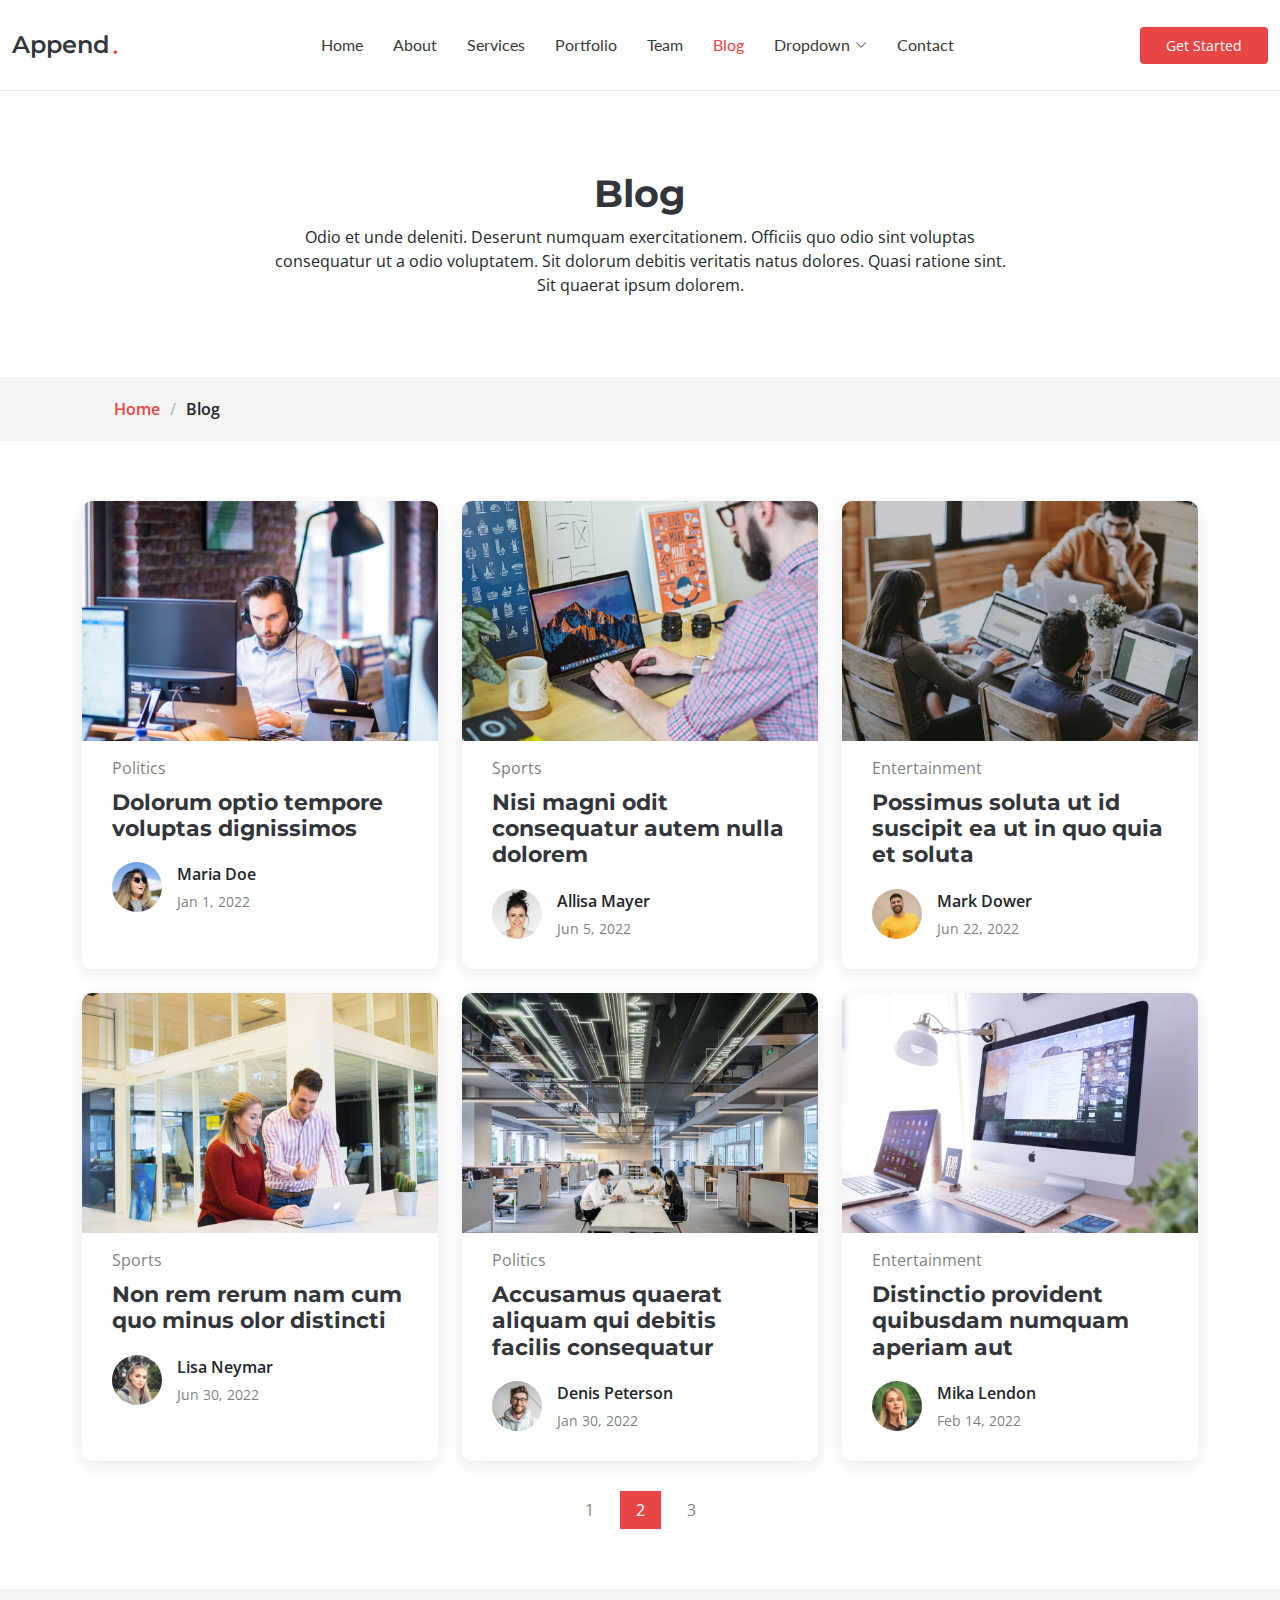
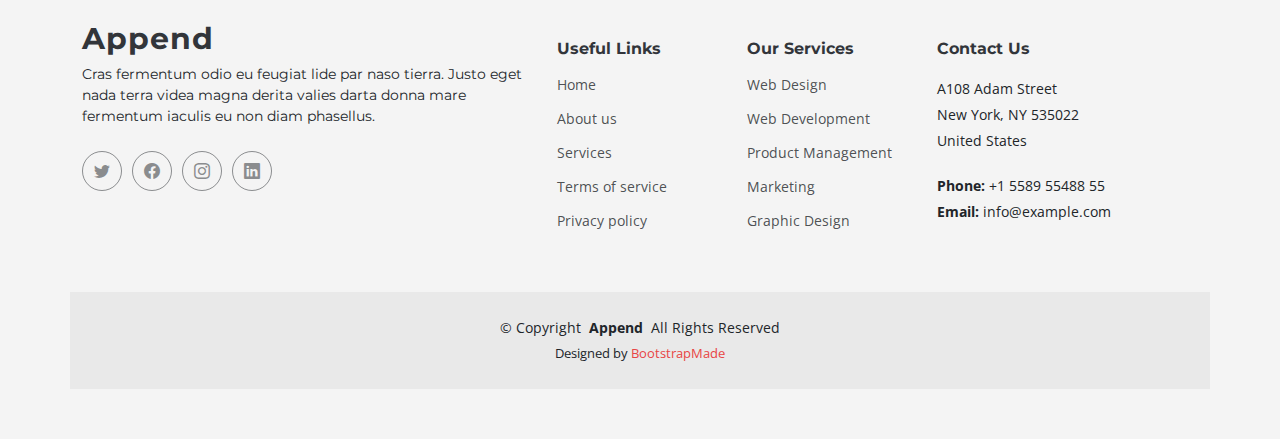
<file: blog.html>
<!DOCTYPE html>
<html lang="en">

<head>
  <meta charset="utf-8">
  <meta content="width=device-width, initial-scale=1.0" name="viewport">

  <title>Blog - Append Bootstrap Temlate</title>
  <meta content="" name="description">
  <meta content="" name="keywords">

  <!-- Favicons -->
  <link href="assets/img/favicon.png" rel="icon">
  <link href="assets/img/apple-touch-icon.png" rel="apple-touch-icon">

  <!-- Fonts -->
  <link href="https://fonts.googleapis.com" rel="preconnect">
  <link href="https://fonts.gstatic.com" rel="preconnect" crossorigin>
  <link href="https://fonts.googleapis.com/css2?family=Open+Sans:ital,wght@0,300;0,400;0,500;0,600;0,700;0,800;1,300;1,400;1,500;1,600;1,700;1,800&family=Montserrat:ital,wght@0,100;0,200;0,300;0,400;0,500;0,600;0,700;0,800;0,900;1,100;1,200;1,300;1,400;1,500;1,600;1,700;1,800;1,900&family=Lato:ital,wght@0,100;0,300;0,400;0,700;0,900;1,100;1,300;1,400;1,700;1,900&display=swap" rel="stylesheet">

  <!-- Vendor CSS Files -->
  <link href="assets/vendor/bootstrap/css/bootstrap.min.css" rel="stylesheet">
  <link href="assets/vendor/bootstrap-icons/bootstrap-icons.css" rel="stylesheet">
  <link href="assets/vendor/glightbox/css/glightbox.min.css" rel="stylesheet">
  <link href="assets/vendor/swiper/swiper-bundle.min.css" rel="stylesheet">
  <link href="assets/vendor/aos/aos.css" rel="stylesheet">

  <!-- Template Main CSS File -->
  <link href="assets/css/main.css" rel="stylesheet">

  <!-- =======================================================
  * Template Name: Append
  * Updated: Sep 18 2023 with Bootstrap v5.3.2
  * Template URL: https://bootstrapmade.com/append-bootstrap-website-template/
  * Author: BootstrapMade.com
  * License: https://bootstrapmade.com/license/
  ======================================================== -->
</head>

<body class="blog-page" data-bs-spy="scroll" data-bs-target="#navmenu">

  <!-- ======= Header ======= -->
  <header id="header" class="header sticky-top d-flex align-items-center">
    <div class="container-fluid d-flex align-items-center justify-content-between">

      <a href="index.html" class="logo d-flex align-items-center me-auto me-xl-0">
        <!-- Uncomment the line below if you also wish to use an image logo -->
        <!-- <img src="assets/img/logo.png" alt=""> -->
        <h1>Append</h1>
        <span>.</span>
      </a>

      <!-- Nav Menu -->
      <nav id="navmenu" class="navmenu">
        <ul>
          <li><a href="index.html#hero">Home</a></li>
          <li><a href="index.html#about">About</a></li>
          <li><a href="index.html#services">Services</a></li>
          <li><a href="index.html#portfolio">Portfolio</a></li>
          <li><a href="index.html#team">Team</a></li>
          <li><a href="blog.html" class="active">Blog</a></li>
          <li class="dropdown has-dropdown"><a href="#"><span>Dropdown</span> <i class="bi bi-chevron-down"></i></a>
            <ul class="dd-box-shadow">
              <li><a href="#">Dropdown 1</a></li>
              <li class="dropdown has-dropdown"><a href="#"><span>Deep Dropdown</span> <i class="bi bi-chevron-down"></i></a>
                <ul class="dd-box-shadow">
                  <li><a href="#">Deep Dropdown 1</a></li>
                  <li><a href="#">Deep Dropdown 2</a></li>
                  <li><a href="#">Deep Dropdown 3</a></li>
                  <li><a href="#">Deep Dropdown 4</a></li>
                  <li><a href="#">Deep Dropdown 5</a></li>
                </ul>
              </li>
              <li><a href="#">Dropdown 2</a></li>
              <li><a href="#">Dropdown 3</a></li>
              <li><a href="#">Dropdown 4</a></li>
            </ul>
          </li>
          <li><a href="index.html#contact">Contact</a></li>
        </ul>

        <i class="mobile-nav-toggle d-xl-none bi bi-list"></i>
      </nav><!-- End Nav Menu -->

      <a class="btn-getstarted" href="index.html#about">Get Started</a>

    </div>
  </header><!-- End Header -->

  <main id="main">

    <!-- Blog Page Title & Breadcrumbs -->
    <div data-aos="fade" class="page-title">
      <div class="heading">
        <div class="container">
          <div class="row d-flex justify-content-center text-center">
            <div class="col-lg-8">
              <h1>Blog</h1>
              <p class="mb-0">Odio et unde deleniti. Deserunt numquam exercitationem. Officiis quo odio sint voluptas consequatur ut a odio voluptatem. Sit dolorum debitis veritatis natus dolores. Quasi ratione sint. Sit quaerat ipsum dolorem.</p>
            </div>
          </div>
        </div>
      </div>
      <nav class="breadcrumbs">
        <div class="container">
          <ol>
            <li><a href="index.html">Home</a></li>
            <li class="current">Blog</li>
          </ol>
        </div>
      </nav>
    </div><!-- End Page Title -->

    <!-- Blog Section - Blog Page -->
    <section id="blog" class="blog">

      <div class="container" data-aos="fade-up" data-aos-delay="100">

        <div class="row gy-4 posts-list">

          <div class="col-xl-4 col-lg-6">
            <article>

              <div class="post-img">
                <img src="assets/img/blog/blog-1.jpg" alt="" class="img-fluid">
              </div>

              <p class="post-category">Politics</p>

              <h2 class="title">
                <a href="blog-details.html">Dolorum optio tempore voluptas dignissimos</a>
              </h2>

              <div class="d-flex align-items-center">
                <img src="assets/img/blog/blog-author.jpg" alt="" class="img-fluid post-author-img flex-shrink-0">
                <div class="post-meta">
                  <p class="post-author">Maria Doe</p>
                  <p class="post-date">
                    <time datetime="2022-01-01">Jan 1, 2022</time>
                  </p>
                </div>
              </div>

            </article>
          </div><!-- End post list item -->

          <div class="col-xl-4 col-lg-6">
            <article>

              <div class="post-img">
                <img src="assets/img/blog/blog-2.jpg" alt="" class="img-fluid">
              </div>

              <p class="post-category">Sports</p>

              <h2 class="title">
                <a href="blog-details.html">Nisi magni odit consequatur autem nulla dolorem</a>
              </h2>

              <div class="d-flex align-items-center">
                <img src="assets/img/blog/blog-author-2.jpg" alt="" class="img-fluid post-author-img flex-shrink-0">
                <div class="post-meta">
                  <p class="post-author">Allisa Mayer</p>
                  <p class="post-date">
                    <time datetime="2022-01-01">Jun 5, 2022</time>
                  </p>
                </div>
              </div>

            </article>
          </div><!-- End post list item -->

          <div class="col-xl-4 col-lg-6">
            <article>

              <div class="post-img">
                <img src="assets/img/blog/blog-3.jpg" alt="" class="img-fluid">
              </div>

              <p class="post-category">Entertainment</p>

              <h2 class="title">
                <a href="blog-details.html">Possimus soluta ut id suscipit ea ut in quo quia et soluta</a>
              </h2>

              <div class="d-flex align-items-center">
                <img src="assets/img/blog/blog-author-3.jpg" alt="" class="img-fluid post-author-img flex-shrink-0">
                <div class="post-meta">
                  <p class="post-author">Mark Dower</p>
                  <p class="post-date">
                    <time datetime="2022-01-01">Jun 22, 2022</time>
                  </p>
                </div>
              </div>

            </article>
          </div><!-- End post list item -->

          <div class="col-xl-4 col-lg-6">
            <article>

              <div class="post-img">
                <img src="assets/img/blog/blog-4.jpg" alt="" class="img-fluid">
              </div>

              <p class="post-category">Sports</p>

              <h2 class="title">
                <a href="blog-details.html">Non rem rerum nam cum quo minus olor distincti</a>
              </h2>

              <div class="d-flex align-items-center">
                <img src="assets/img/blog/blog-author-4.jpg" alt="" class="img-fluid post-author-img flex-shrink-0">
                <div class="post-meta">
                  <p class="post-author">Lisa Neymar</p>
                  <p class="post-date">
                    <time datetime="2022-01-01">Jun 30, 2022</time>
                  </p>
                </div>
              </div>

            </article>
          </div><!-- End post list item -->

          <div class="col-xl-4 col-lg-6">
            <article>

              <div class="post-img">
                <img src="assets/img/blog/blog-5.jpg" alt="" class="img-fluid">
              </div>

              <p class="post-category">Politics</p>

              <h2 class="title">
                <a href="blog-details.html">Accusamus quaerat aliquam qui debitis facilis consequatur</a>
              </h2>

              <div class="d-flex align-items-center">
                <img src="assets/img/blog/blog-author-5.jpg" alt="" class="img-fluid post-author-img flex-shrink-0">
                <div class="post-meta">
                  <p class="post-author">Denis Peterson</p>
                  <p class="post-date">
                    <time datetime="2022-01-01">Jan 30, 2022</time>
                  </p>
                </div>
              </div>

            </article>
          </div><!-- End post list item -->

          <div class="col-xl-4 col-lg-6">
            <article>

              <div class="post-img">
                <img src="assets/img/blog/blog-6.jpg" alt="" class="img-fluid">
              </div>

              <p class="post-category">Entertainment</p>

              <h2 class="title">
                <a href="blog-details.html">Distinctio provident quibusdam numquam aperiam aut</a>
              </h2>

              <div class="d-flex align-items-center">
                <img src="assets/img/blog/blog-author-6.jpg" alt="" class="img-fluid post-author-img flex-shrink-0">
                <div class="post-meta">
                  <p class="post-author">Mika Lendon</p>
                  <p class="post-date">
                    <time datetime="2022-01-01">Feb 14, 2022</time>
                  </p>
                </div>
              </div>

            </article>
          </div><!-- End post list item -->

        </div><!-- End blog posts list -->

        <div class="pagination d-flex justify-content-center">
          <ul>
            <li><a href="#">1</a></li>
            <li class="active"><a href="#">2</a></li>
            <li><a href="#">3</a></li>
          </ul>
        </div><!-- End pagination -->

      </div>

    </section><!-- End Blog Section -->

  </main>

  <!-- ======= Footer ======= -->
  <footer id="footer" class="footer">

    <div class="container footer-top">
      <div class="row gy-4">
        <div class="col-lg-5 col-md-12 footer-about">
          <a href="index.html" class="logo d-flex align-items-center">
            <span>Append</span>
          </a>
          <p>Cras fermentum odio eu feugiat lide par naso tierra. Justo eget nada terra videa magna derita valies darta donna mare fermentum iaculis eu non diam phasellus.</p>
          <div class="social-links d-flex mt-4">
            <a href=""><i class="bi bi-twitter"></i></a>
            <a href=""><i class="bi bi-facebook"></i></a>
            <a href=""><i class="bi bi-instagram"></i></a>
            <a href=""><i class="bi bi-linkedin"></i></a>
          </div>
        </div>

        <div class="col-lg-2 col-6 footer-links">
          <h4>Useful Links</h4>
          <ul>
            <li><a href="#">Home</a></li>
            <li><a href="#">About us</a></li>
            <li><a href="#">Services</a></li>
            <li><a href="#">Terms of service</a></li>
            <li><a href="#">Privacy policy</a></li>
          </ul>
        </div>

        <div class="col-lg-2 col-6 footer-links">
          <h4>Our Services</h4>
          <ul>
            <li><a href="#">Web Design</a></li>
            <li><a href="#">Web Development</a></li>
            <li><a href="#">Product Management</a></li>
            <li><a href="#">Marketing</a></li>
            <li><a href="#">Graphic Design</a></li>
          </ul>
        </div>

        <div class="col-lg-3 col-md-12 footer-contact text-center text-md-start">
          <h4>Contact Us</h4>
          <p>A108 Adam Street</p>
          <p>New York, NY 535022</p>
          <p>United States</p>
          <p class="mt-4"><strong>Phone:</strong> <span>+1 5589 55488 55</span></p>
          <p><strong>Email:</strong> <span>info@example.com</span></p>
        </div>

      </div>
    </div>

    <div class="container copyright text-center mt-4">
      <p>&copy; <span>Copyright</span> <strong class="px-1">Append</strong> <span>All Rights Reserved</span></p>
      <div class="credits">
        <!-- All the links in the footer should remain intact. -->
        <!-- You can delete the links only if you've purchased the pro version. -->
        <!-- Licensing information: https://bootstrapmade.com/license/ -->
        <!-- Purchase the pro version with working PHP/AJAX contact form: [buy-url] -->
        Designed by <a href="https://bootstrapmade.com/">BootstrapMade</a>
      </div>
    </div>

  </footer><!-- End Footer -->

  <!-- Scroll Top Button -->
  <a href="#" id="scroll-top" class="scroll-top d-flex align-items-center justify-content-center"><i class="bi bi-arrow-up-short"></i></a>

  <!-- Preloader -->
  <div id="preloader">
    <div></div>
    <div></div>
    <div></div>
    <div></div>
  </div>

  <!-- Vendor JS Files -->
  <script src="assets/vendor/bootstrap/js/bootstrap.bundle.min.js"></script>
  <script src="assets/vendor/glightbox/js/glightbox.min.js"></script>
  <script src="assets/vendor/purecounter/purecounter_vanilla.js"></script>
  <script src="assets/vendor/isotope-layout/isotope.pkgd.min.js"></script>
  <script src="assets/vendor/swiper/swiper-bundle.min.js"></script>
  <script src="assets/vendor/aos/aos.js"></script>
  <script src="assets/vendor/php-email-form/validate.js"></script>

  <!-- Template Main JS File -->
  <script src="assets/js/main.js"></script>

</body>

</html>
</file>
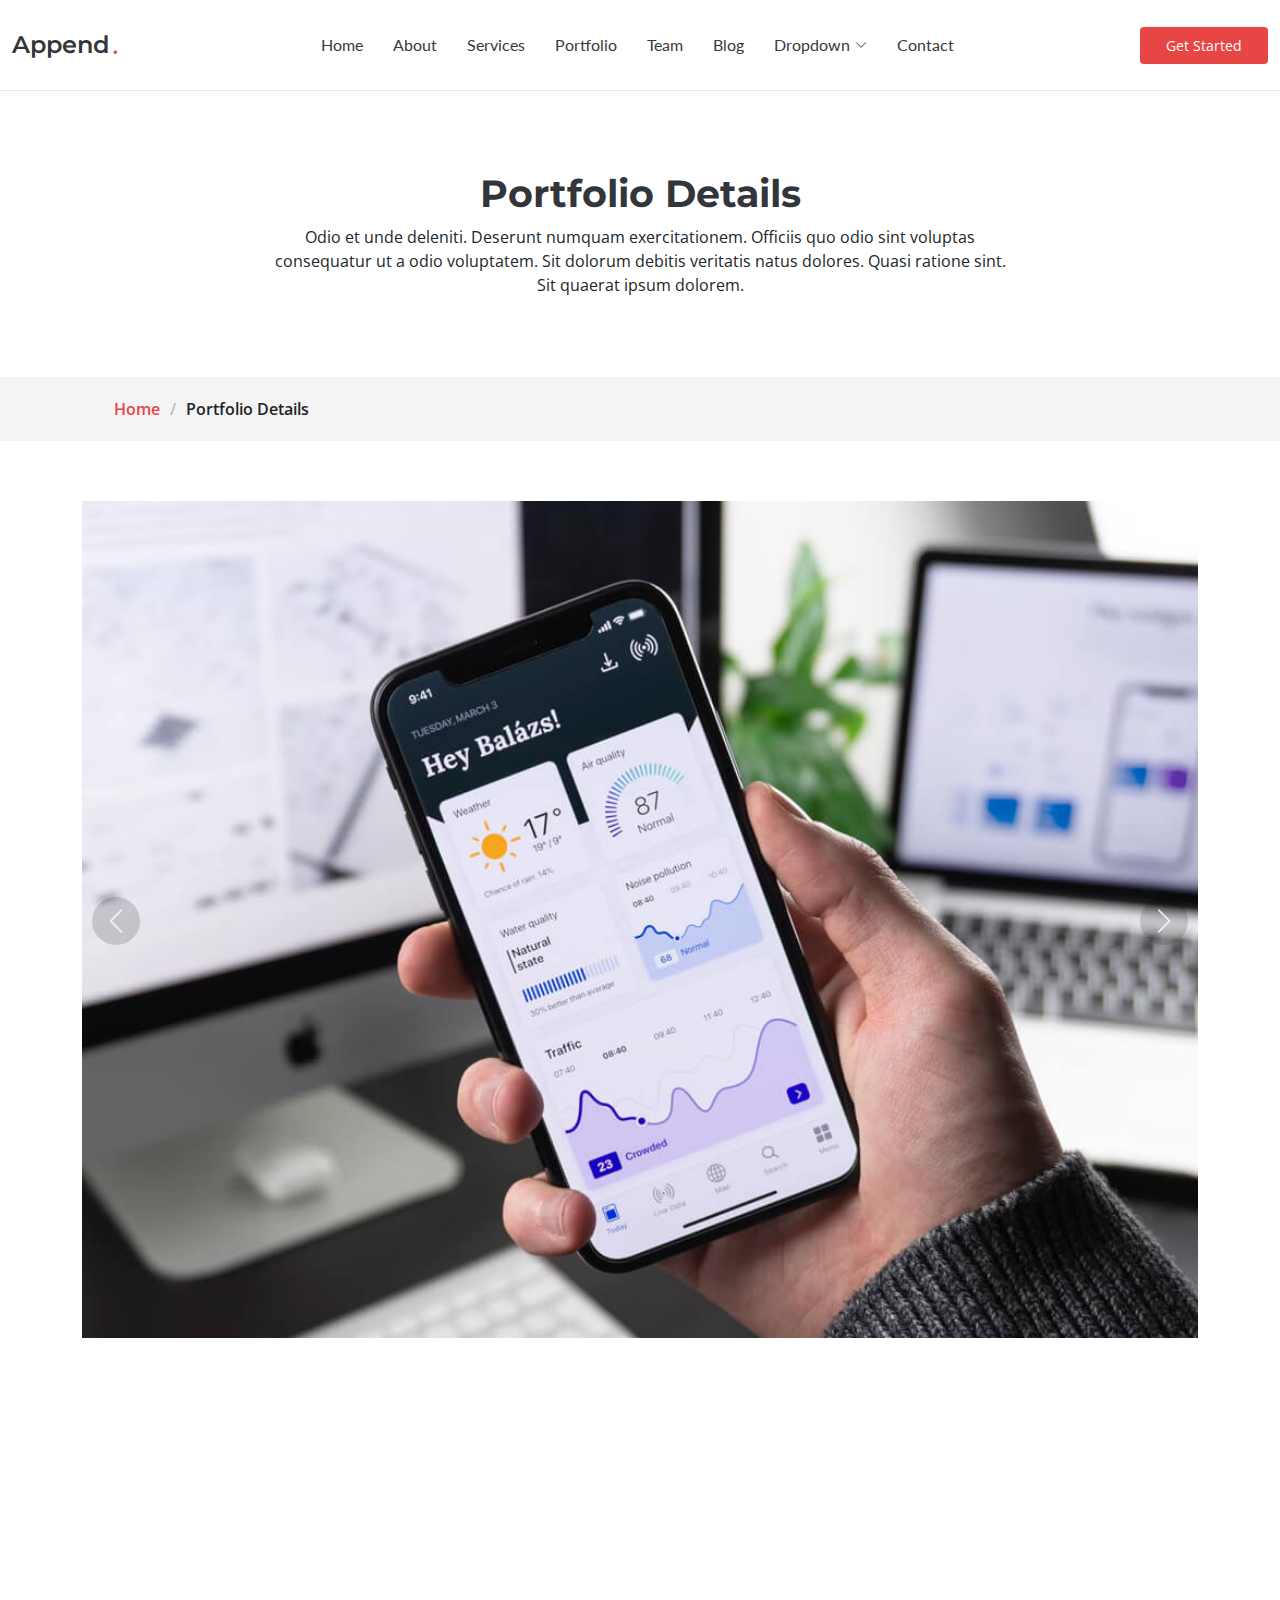
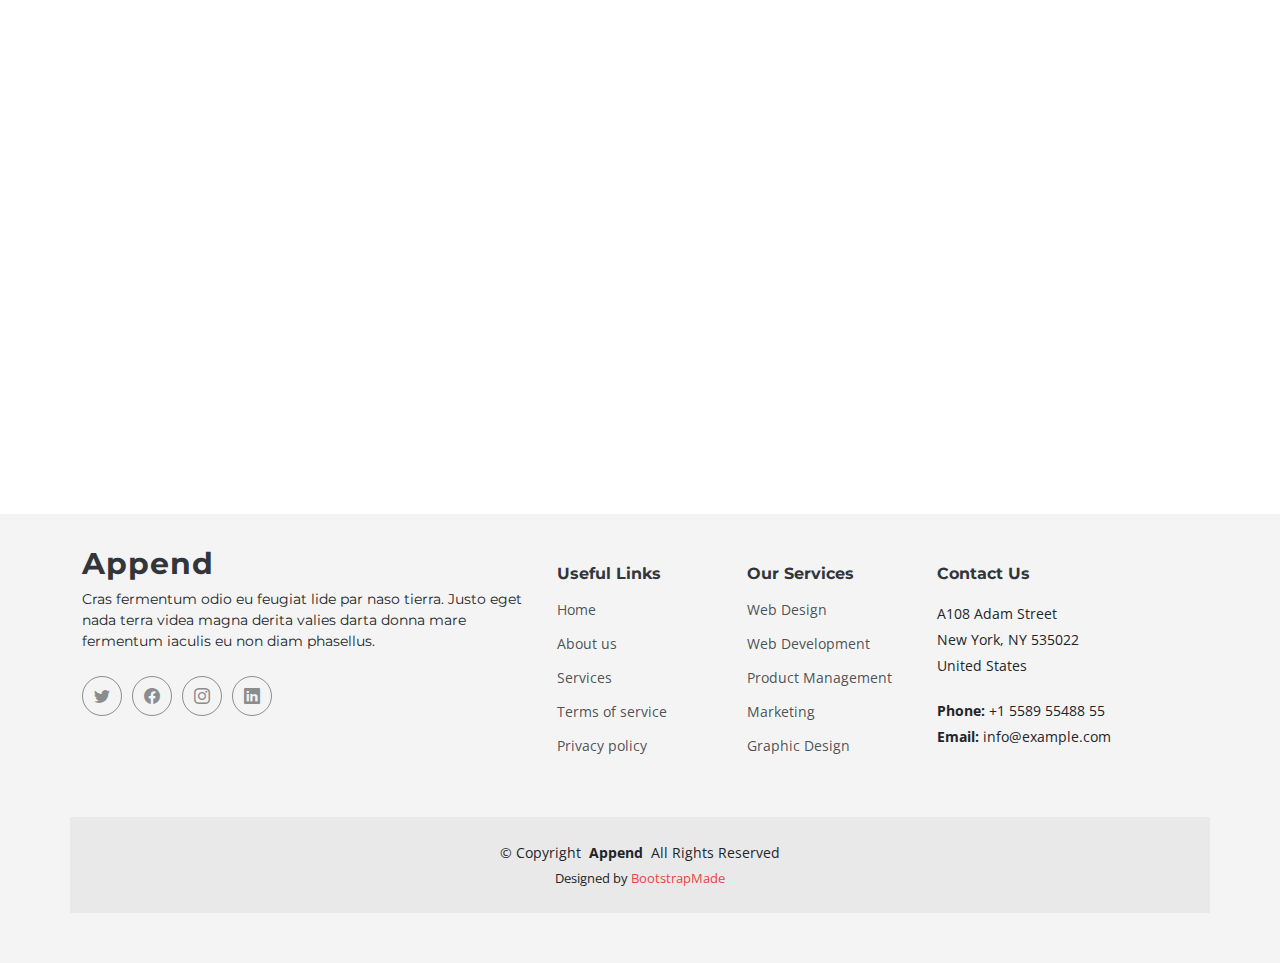
<file: portfolio-details.html>
<!DOCTYPE html>
<html lang="en">

<head>
  <meta charset="utf-8">
  <meta content="width=device-width, initial-scale=1.0" name="viewport">

  <title>Portfolio Details - Append Bootstrap Temlate</title>
  <meta content="" name="description">
  <meta content="" name="keywords">

  <!-- Favicons -->
  <link href="assets/img/favicon.png" rel="icon">
  <link href="assets/img/apple-touch-icon.png" rel="apple-touch-icon">

  <!-- Fonts -->
  <link href="https://fonts.googleapis.com" rel="preconnect">
  <link href="https://fonts.gstatic.com" rel="preconnect" crossorigin>
  <link href="https://fonts.googleapis.com/css2?family=Open+Sans:ital,wght@0,300;0,400;0,500;0,600;0,700;0,800;1,300;1,400;1,500;1,600;1,700;1,800&family=Montserrat:ital,wght@0,100;0,200;0,300;0,400;0,500;0,600;0,700;0,800;0,900;1,100;1,200;1,300;1,400;1,500;1,600;1,700;1,800;1,900&family=Lato:ital,wght@0,100;0,300;0,400;0,700;0,900;1,100;1,300;1,400;1,700;1,900&display=swap" rel="stylesheet">

  <!-- Vendor CSS Files -->
  <link href="assets/vendor/bootstrap/css/bootstrap.min.css" rel="stylesheet">
  <link href="assets/vendor/bootstrap-icons/bootstrap-icons.css" rel="stylesheet">
  <link href="assets/vendor/glightbox/css/glightbox.min.css" rel="stylesheet">
  <link href="assets/vendor/swiper/swiper-bundle.min.css" rel="stylesheet">
  <link href="assets/vendor/aos/aos.css" rel="stylesheet">

  <!-- Template Main CSS File -->
  <link href="assets/css/main.css" rel="stylesheet">

  <!-- =======================================================
  * Template Name: Append
  * Updated: Sep 18 2023 with Bootstrap v5.3.2
  * Template URL: https://bootstrapmade.com/append-bootstrap-website-template/
  * Author: BootstrapMade.com
  * License: https://bootstrapmade.com/license/
  ======================================================== -->
</head>

<body class="portfolio-details-page" data-bs-spy="scroll" data-bs-target="#navmenu">

  <!-- ======= Header ======= -->
  <header id="header" class="header sticky-top d-flex align-items-center">
    <div class="container-fluid d-flex align-items-center justify-content-between">

      <a href="index.html" class="logo d-flex align-items-center me-auto me-xl-0">
        <!-- Uncomment the line below if you also wish to use an image logo -->
        <!-- <img src="assets/img/logo.png" alt=""> -->
        <h1>Append</h1>
        <span>.</span>
      </a>

      <!-- Nav Menu -->
      <nav id="navmenu" class="navmenu">
        <ul>
          <li><a href="index.html#hero">Home</a></li>
          <li><a href="index.html#about">About</a></li>
          <li><a href="index.html#services">Services</a></li>
          <li><a href="index.html#portfolio">Portfolio</a></li>
          <li><a href="index.html#team">Team</a></li>
          <li><a href="blog.html">Blog</a></li>
          <li class="dropdown has-dropdown"><a href="#"><span>Dropdown</span> <i class="bi bi-chevron-down"></i></a>
            <ul class="dd-box-shadow">
              <li><a href="#">Dropdown 1</a></li>
              <li class="dropdown has-dropdown"><a href="#"><span>Deep Dropdown</span> <i class="bi bi-chevron-down"></i></a>
                <ul class="dd-box-shadow">
                  <li><a href="#">Deep Dropdown 1</a></li>
                  <li><a href="#">Deep Dropdown 2</a></li>
                  <li><a href="#">Deep Dropdown 3</a></li>
                  <li><a href="#">Deep Dropdown 4</a></li>
                  <li><a href="#">Deep Dropdown 5</a></li>
                </ul>
              </li>
              <li><a href="#">Dropdown 2</a></li>
              <li><a href="#">Dropdown 3</a></li>
              <li><a href="#">Dropdown 4</a></li>
            </ul>
          </li>
          <li><a href="index.html#contact">Contact</a></li>
        </ul>

        <i class="mobile-nav-toggle d-xl-none bi bi-list"></i>
      </nav><!-- End Nav Menu -->

      <a class="btn-getstarted" href="index.html#about">Get Started</a>

    </div>
  </header><!-- End Header -->

  <main id="main">

    <!-- Portfolio Details Page Title & Breadcrumbs -->
    <div data-aos="fade" class="page-title">
      <div class="heading">
        <div class="container">
          <div class="row d-flex justify-content-center text-center">
            <div class="col-lg-8">
              <h1>Portfolio Details</h1>
              <p class="mb-0">Odio et unde deleniti. Deserunt numquam exercitationem. Officiis quo odio sint voluptas consequatur ut a odio voluptatem. Sit dolorum debitis veritatis natus dolores. Quasi ratione sint. Sit quaerat ipsum dolorem.</p>
            </div>
          </div>
        </div>
      </div>
      <nav class="breadcrumbs">
        <div class="container">
          <ol>
            <li><a href="index.html">Home</a></li>
            <li class="current">Portfolio Details</li>
          </ol>
        </div>
      </nav>
    </div><!-- End Page Title -->

    <!-- Portfolio-details Section - Portfolio Details Page -->
    <section id="portfolio-details" class="portfolio-details">

      <div class="container" data-aos="fade-up">

        <div class="portfolio-details-slider swiper">
          <template class="swiper-config">
            {
            "loop": true,
            "speed" : 600,
            "autoplay": {
            "delay": 5000
            },
            "slidesPerView": "auto",
            "navigation": {
            "nextEl": ".swiper-button-next",
            "prevEl": ".swiper-button-prev"
            }
            }
          </template>
          <div class="swiper-wrapper align-items-center">

            <div class="swiper-slide">
              <img src="assets/img/portfolio/app-1.jpg" alt="">
            </div>

            <div class="swiper-slide">
              <img src="assets/img/portfolio/product-1.jpg" alt="">
            </div>

            <div class="swiper-slide">
              <img src="assets/img/portfolio/branding-1.jpg" alt="">
            </div>

            <div class="swiper-slide">
              <img src="assets/img/portfolio/books-1.jpg" alt="">
            </div>

          </div>
          <div class="swiper-button-prev"></div>
          <div class="swiper-button-next"></div>
        </div>

        <div class="row justify-content-between gy-4 mt-4">

          <div class="col-lg-8" data-aos="fade-up">
            <div class="portfolio-description">
              <h2>This is an example of portfolio details</h2>
              <p>
                Autem ipsum nam porro corporis rerum. Quis eos dolorem eos itaque inventore commodi labore quia quia. Exercitationem repudiandae officiis neque suscipit non officia eaque itaque enim. Voluptatem officia accusantium nesciunt est omnis tempora consectetur dignissimos. Sequi nulla at esse enim cum deserunt eius.
              </p>
              <p>
                Amet consequatur qui dolore veniam voluptatem voluptatem sit. Non aspernatur atque natus ut cum nam et. Praesentium error dolores rerum minus sequi quia veritatis eum. Eos et doloribus doloremque nesciunt molestiae laboriosam.
              </p>

              <div class="testimonial-item">
                <p>
                  <i class="bi bi-quote quote-icon-left"></i>
                  <span>Export tempor illum tamen malis malis eram quae irure esse labore quem cillum quid cillum eram malis quorum velit fore eram velit sunt aliqua noster fugiat irure amet legam anim culpa.</span>
                  <i class="bi bi-quote quote-icon-right"></i>
                </p>
                <div>
                  <img src="assets/img/testimonials/testimonials-2.jpg" class="testimonial-img" alt="">
                  <h3>Sara Wilsson</h3>
                  <h4>Designer</h4>
                </div>
              </div>

              <p>
                Impedit ipsum quae et aliquid doloribus et voluptatem quasi. Perspiciatis occaecati earum et magnam animi. Quibusdam non qui ea vitae suscipit vitae sunt. Repudiandae incidunt cumque minus deserunt assumenda tempore. Delectus voluptas necessitatibus est.
              </p>

              <p>
                Sunt voluptatum sapiente facilis quo odio aut ipsum repellat debitis. Molestiae et autem libero. Explicabo et quod necessitatibus similique quis dolor eum. Numquam eaque praesentium rem et qui nesciunt.
              </p>

            </div>
          </div>

          <div class="col-lg-3" data-aos="fade-up" data-aos-delay="100">
            <div class="portfolio-info">
              <h3>Project information</h3>
              <ul>
                <li><strong>Category</strong> Web design</li>
                <li><strong>Client</strong> ASU Company</li>
                <li><strong>Project date</strong> 01 March, 2020</li>
                <li><strong>Project URL</strong> <a href="#">www.example.com</a></li>
                <li><a href="#" class="btn-visit align-self-start">Visit Website</a></li>
              </ul>
            </div>
          </div>

        </div>

      </div>

    </section><!-- End Portfolio-details Section -->

  </main>

  <!-- ======= Footer ======= -->
  <footer id="footer" class="footer">

    <div class="container footer-top">
      <div class="row gy-4">
        <div class="col-lg-5 col-md-12 footer-about">
          <a href="index.html" class="logo d-flex align-items-center">
            <span>Append</span>
          </a>
          <p>Cras fermentum odio eu feugiat lide par naso tierra. Justo eget nada terra videa magna derita valies darta donna mare fermentum iaculis eu non diam phasellus.</p>
          <div class="social-links d-flex mt-4">
            <a href=""><i class="bi bi-twitter"></i></a>
            <a href=""><i class="bi bi-facebook"></i></a>
            <a href=""><i class="bi bi-instagram"></i></a>
            <a href=""><i class="bi bi-linkedin"></i></a>
          </div>
        </div>

        <div class="col-lg-2 col-6 footer-links">
          <h4>Useful Links</h4>
          <ul>
            <li><a href="#">Home</a></li>
            <li><a href="#">About us</a></li>
            <li><a href="#">Services</a></li>
            <li><a href="#">Terms of service</a></li>
            <li><a href="#">Privacy policy</a></li>
          </ul>
        </div>

        <div class="col-lg-2 col-6 footer-links">
          <h4>Our Services</h4>
          <ul>
            <li><a href="#">Web Design</a></li>
            <li><a href="#">Web Development</a></li>
            <li><a href="#">Product Management</a></li>
            <li><a href="#">Marketing</a></li>
            <li><a href="#">Graphic Design</a></li>
          </ul>
        </div>

        <div class="col-lg-3 col-md-12 footer-contact text-center text-md-start">
          <h4>Contact Us</h4>
          <p>A108 Adam Street</p>
          <p>New York, NY 535022</p>
          <p>United States</p>
          <p class="mt-4"><strong>Phone:</strong> <span>+1 5589 55488 55</span></p>
          <p><strong>Email:</strong> <span>info@example.com</span></p>
        </div>

      </div>
    </div>

    <div class="container copyright text-center mt-4">
      <p>&copy; <span>Copyright</span> <strong class="px-1">Append</strong> <span>All Rights Reserved</span></p>
      <div class="credits">
        <!-- All the links in the footer should remain intact. -->
        <!-- You can delete the links only if you've purchased the pro version. -->
        <!-- Licensing information: https://bootstrapmade.com/license/ -->
        <!-- Purchase the pro version with working PHP/AJAX contact form: [buy-url] -->
        Designed by <a href="https://bootstrapmade.com/">BootstrapMade</a>
      </div>
    </div>

  </footer><!-- End Footer -->

  <!-- Scroll Top Button -->
  <a href="#" id="scroll-top" class="scroll-top d-flex align-items-center justify-content-center"><i class="bi bi-arrow-up-short"></i></a>

  <!-- Preloader -->
  <div id="preloader">
    <div></div>
    <div></div>
    <div></div>
    <div></div>
  </div>

  <!-- Vendor JS Files -->
  <script src="assets/vendor/bootstrap/js/bootstrap.bundle.min.js"></script>
  <script src="assets/vendor/glightbox/js/glightbox.min.js"></script>
  <script src="assets/vendor/purecounter/purecounter_vanilla.js"></script>
  <script src="assets/vendor/isotope-layout/isotope.pkgd.min.js"></script>
  <script src="assets/vendor/swiper/swiper-bundle.min.js"></script>
  <script src="assets/vendor/aos/aos.js"></script>
  <script src="assets/vendor/php-email-form/validate.js"></script>

  <!-- Template Main JS File -->
  <script src="assets/js/main.js"></script>

</body>

</html>
</file>
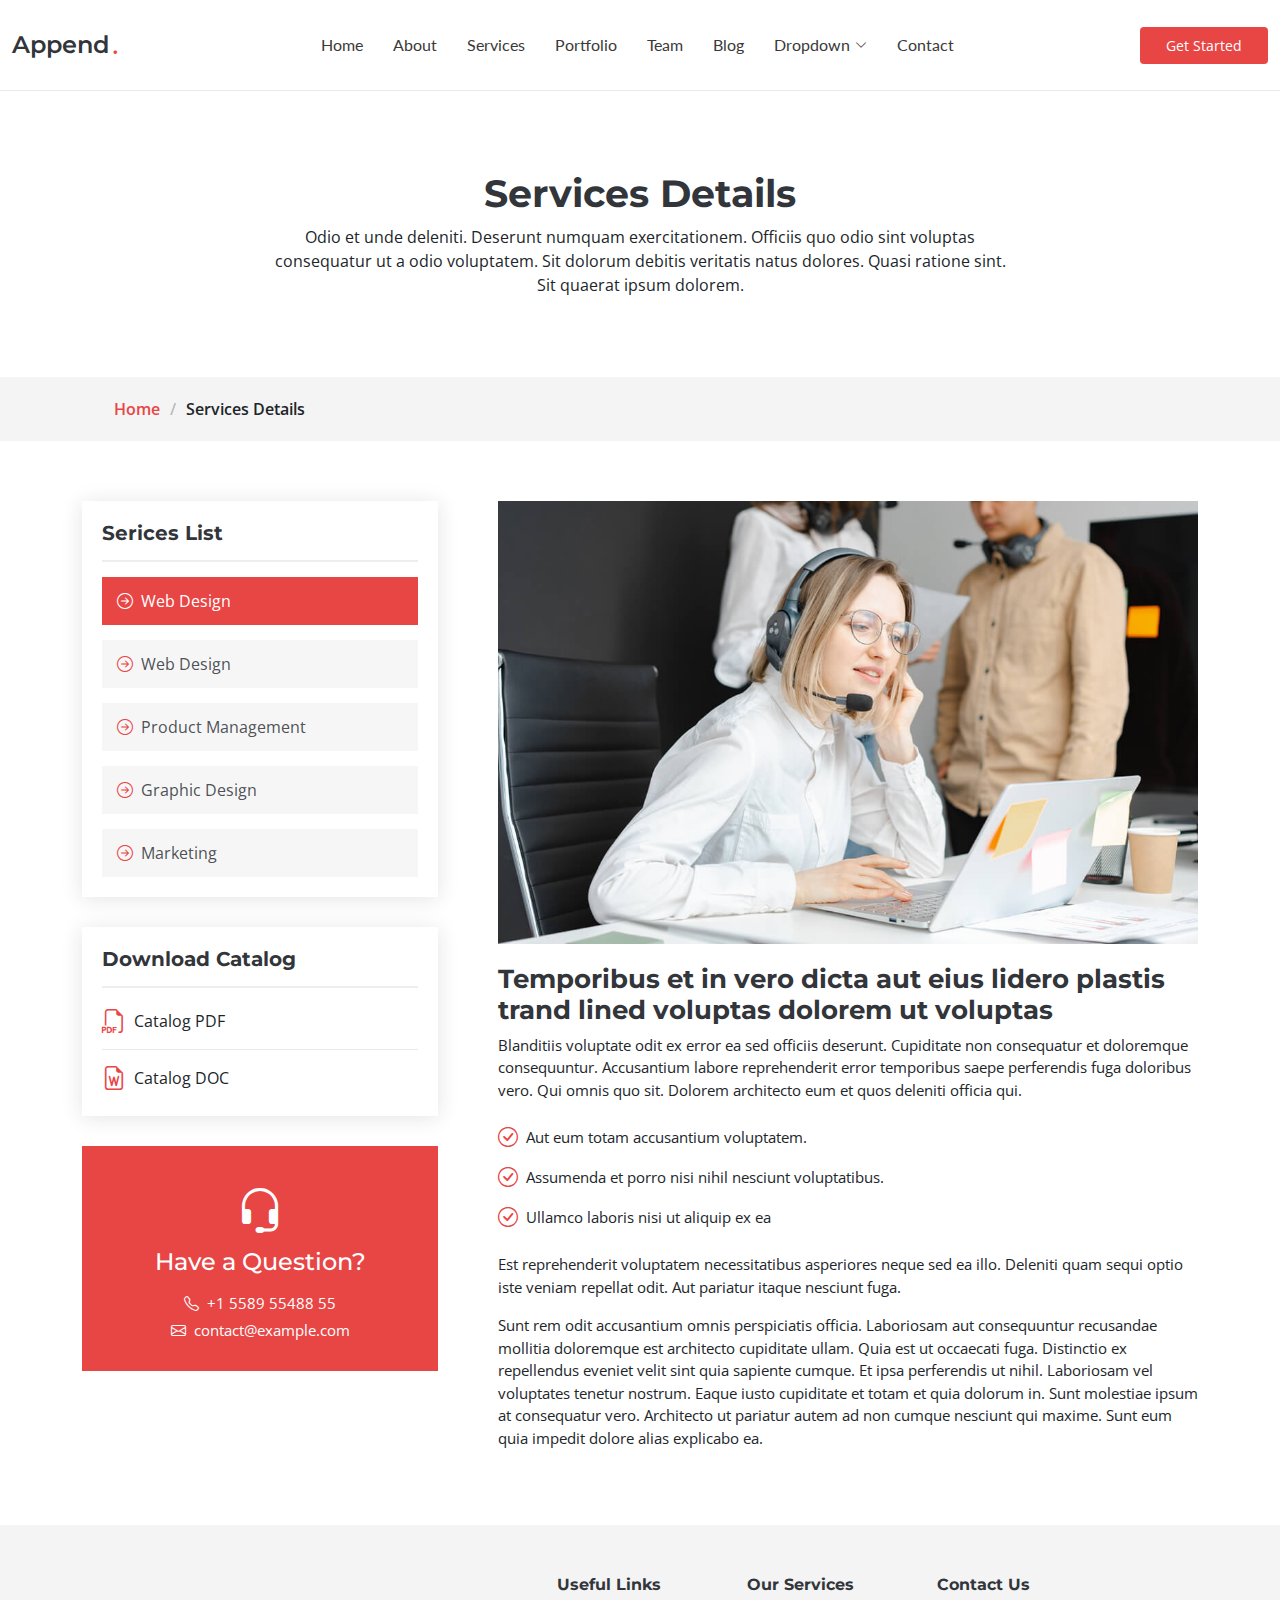
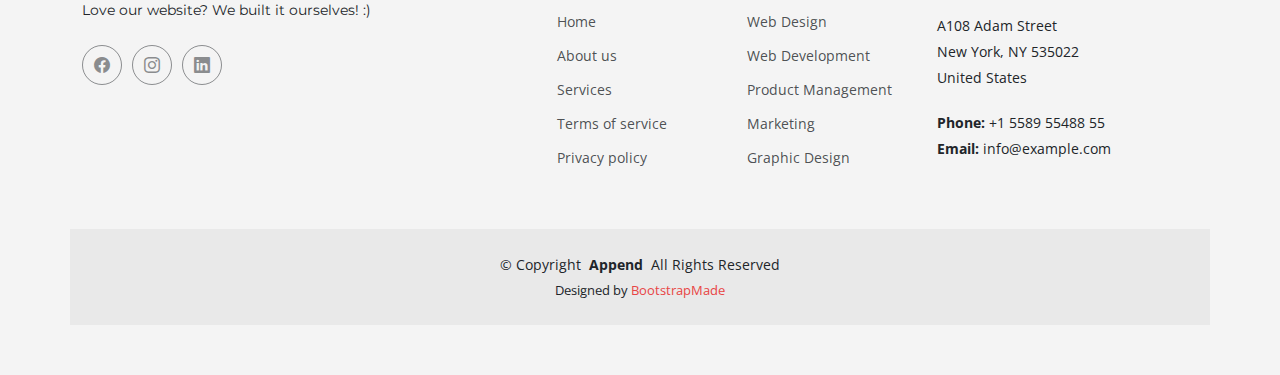
<file: services-details.html>
<!DOCTYPE html>
<html lang="en">

<head>
  <meta charset="utf-8">
  <meta content="width=device-width, initial-scale=1.0" name="viewport">

  <title>Services Details - Append Bootstrap Temlate</title>
  <meta content="" name="description">
  <meta content="" name="keywords">

  <!-- Favicons -->
  <link href="assets/img/favicon.png" rel="icon">
  <link href="assets/img/apple-touch-icon.png" rel="apple-touch-icon">

  <!-- Fonts -->
  <link href="https://fonts.googleapis.com" rel="preconnect">
  <link href="https://fonts.gstatic.com" rel="preconnect" crossorigin>
  <link href="https://fonts.googleapis.com/css2?family=Open+Sans:ital,wght@0,300;0,400;0,500;0,600;0,700;0,800;1,300;1,400;1,500;1,600;1,700;1,800&family=Montserrat:ital,wght@0,100;0,200;0,300;0,400;0,500;0,600;0,700;0,800;0,900;1,100;1,200;1,300;1,400;1,500;1,600;1,700;1,800;1,900&family=Lato:ital,wght@0,100;0,300;0,400;0,700;0,900;1,100;1,300;1,400;1,700;1,900&display=swap" rel="stylesheet">

  <!-- Vendor CSS Files -->
  <link href="assets/vendor/bootstrap/css/bootstrap.min.css" rel="stylesheet">
  <link href="assets/vendor/bootstrap-icons/bootstrap-icons.css" rel="stylesheet">
  <link href="assets/vendor/glightbox/css/glightbox.min.css" rel="stylesheet">
  <link href="assets/vendor/swiper/swiper-bundle.min.css" rel="stylesheet">
  <link href="assets/vendor/aos/aos.css" rel="stylesheet">

  <!-- Template Main CSS File -->
  <link href="assets/css/main.css" rel="stylesheet">

  <!-- =======================================================
  * Template Name: Append
  * Updated: Sep 18 2023 with Bootstrap v5.3.2
  * Template URL: https://bootstrapmade.com/append-bootstrap-website-template/
  * Author: BootstrapMade.com
  * License: https://bootstrapmade.com/license/
  ======================================================== -->
</head>

<body class="services-details-page" data-bs-spy="scroll" data-bs-target="#navmenu">

  <!-- ======= Header ======= -->
  <header id="header" class="header sticky-top d-flex align-items-center">
    <div class="container-fluid d-flex align-items-center justify-content-between">

      <a href="index.html" class="logo d-flex align-items-center me-auto me-xl-0">
        <!-- Uncomment the line below if you also wish to use an image logo -->
        <!-- <img src="assets/img/logo.png" alt=""> -->
        <h1>Append</h1>
        <span>.</span>
      </a>

      <!-- Nav Menu -->
      <nav id="navmenu" class="navmenu">
        <ul>
          <li><a href="index.html#hero">Home</a></li>
          <li><a href="index.html#about">About</a></li>
          <li><a href="index.html#services">Services</a></li>
          <li><a href="index.html#portfolio">Portfolio</a></li>
          <li><a href="index.html#team">Team</a></li>
          <li><a href="blog.html">Blog</a></li>
          <li class="dropdown has-dropdown"><a href="#"><span>Dropdown</span> <i class="bi bi-chevron-down"></i></a>
            <ul class="dd-box-shadow">
              <li><a href="#">Dropdown 1</a></li>
              <li class="dropdown has-dropdown"><a href="#"><span>Deep Dropdown</span> <i class="bi bi-chevron-down"></i></a>
                <ul class="dd-box-shadow">
                  <li><a href="#">Deep Dropdown 1</a></li>
                  <li><a href="#">Deep Dropdown 2</a></li>
                  <li><a href="#">Deep Dropdown 3</a></li>
                  <li><a href="#">Deep Dropdown 4</a></li>
                  <li><a href="#">Deep Dropdown 5</a></li>
                </ul>
              </li>
              <li><a href="#">Dropdown 2</a></li>
              <li><a href="#">Dropdown 3</a></li>
              <li><a href="#">Dropdown 4</a></li>
            </ul>
          </li>
          <li><a href="index.html#contact">Contact</a></li>
        </ul>

        <i class="mobile-nav-toggle d-xl-none bi bi-list"></i>
      </nav><!-- End Nav Menu -->

      <a class="btn-getstarted" href="index.html#about">Get Started</a>

    </div>
  </header><!-- End Header -->

  <main id="main">

    <!-- Services Details Page Title & Breadcrumbs -->
    <div data-aos="fade" class="page-title">
      <div class="heading">
        <div class="container">
          <div class="row d-flex justify-content-center text-center">
            <div class="col-lg-8">
              <h1>Services Details</h1>
              <p class="mb-0">Odio et unde deleniti. Deserunt numquam exercitationem. Officiis quo odio sint voluptas consequatur ut a odio voluptatem. Sit dolorum debitis veritatis natus dolores. Quasi ratione sint. Sit quaerat ipsum dolorem.</p>
            </div>
          </div>
        </div>
      </div>
      <nav class="breadcrumbs">
        <div class="container">
          <ol>
            <li><a href="index.html">Home</a></li>
            <li class="current">Services Details</li>
          </ol>
        </div>
      </nav>
    </div><!-- End Page Title -->

    <!-- Service-details Section - Services Details Page -->
    <section id="service-details" class="service-details">

      <div class="container">

        <div class="row gy-5">

          <div class="col-lg-4" data-aos="fade-up" data-aos-delay="100">

            <div class="service-box">
              <h4>Serices List</h4>
              <div class="services-list">
                <a href="#" class="active"><i class="bi bi-arrow-right-circle"></i><span>Web Design</span></a>
                <a href="#"><i class="bi bi-arrow-right-circle"></i><span>Web Design</span></a>
                <a href="#"><i class="bi bi-arrow-right-circle"></i><span>Product Management</span></a>
                <a href="#"><i class="bi bi-arrow-right-circle"></i><span>Graphic Design</span></a>
                <a href="#"><i class="bi bi-arrow-right-circle"></i><span>Marketing</span></a>
              </div>
            </div><!-- End Services List -->

            <div class="service-box">
              <h4>Download Catalog</h4>
              <div class="download-catalog">
                <a href="#"><i class="bi bi-filetype-pdf"></i><span>Catalog PDF</span></a>
                <a href="#"><i class="bi bi-file-earmark-word"></i><span>Catalog DOC</span></a>
              </div>
            </div><!-- End Services List -->

            <div class="help-box d-flex flex-column justify-content-center align-items-center">
              <i class="bi bi-headset help-icon"></i>
              <h4>Have a Question?</h4>
              <p class="d-flex align-items-center mt-2 mb-0"><i class="bi bi-telephone me-2"></i> <span>+1 5589 55488 55</span></p>
              <p class="d-flex align-items-center mt-1 mb-0"><i class="bi bi-envelope me-2"></i> <a href="mailto:contact@example.com">contact@example.com</a></span></p>
            </div>

          </div>

          <div class="col-lg-8 ps-lg-5" data-aos="fade-up" data-aos-delay="200">
            <img src="assets/img/services.jpg" alt="" class="img-fluid services-img">
            <h3>Temporibus et in vero dicta aut eius lidero plastis trand lined voluptas dolorem ut voluptas</h3>
            <p>
              Blanditiis voluptate odit ex error ea sed officiis deserunt. Cupiditate non consequatur et doloremque consequuntur. Accusantium labore reprehenderit error temporibus saepe perferendis fuga doloribus vero. Qui omnis quo sit. Dolorem architecto eum et quos deleniti officia qui.
            </p>
            <ul>
              <li><i class="bi bi-check-circle"></i> <span>Aut eum totam accusantium voluptatem.</span></li>
              <li><i class="bi bi-check-circle"></i> <span>Assumenda et porro nisi nihil nesciunt voluptatibus.</span></li>
              <li><i class="bi bi-check-circle"></i> <span>Ullamco laboris nisi ut aliquip ex ea</span></li>
            </ul>
            <p>
              Est reprehenderit voluptatem necessitatibus asperiores neque sed ea illo. Deleniti quam sequi optio iste veniam repellat odit. Aut pariatur itaque nesciunt fuga.
            </p>
            <p>
              Sunt rem odit accusantium omnis perspiciatis officia. Laboriosam aut consequuntur recusandae mollitia doloremque est architecto cupiditate ullam. Quia est ut occaecati fuga. Distinctio ex repellendus eveniet velit sint quia sapiente cumque. Et ipsa perferendis ut nihil. Laboriosam vel voluptates tenetur nostrum. Eaque iusto cupiditate et totam et quia dolorum in. Sunt molestiae ipsum at consequatur vero. Architecto ut pariatur autem ad non cumque nesciunt qui maxime. Sunt eum quia impedit dolore alias explicabo ea.
            </p>
          </div>

        </div>

      </div>

    </section><!-- End Service-details Section -->

  </main>

  <!-- ======= Footer ======= -->
  <footer id="footer" class="footer">

    <div class="container footer-top">
      <div class="row gy-4">
        <div class="col-lg-5 col-md-12 footer-about">
          <a href="index.html" class="logo d-flex align-items-center">
          </a>
          <p>Love our website? We built it ourselves! :)</p>
          <div class="social-links d-flex mt-4">
            <a href=""><i class="bi bi-facebook"></i></a>
            <a href=""><i class="bi bi-instagram"></i></a>
            <a href=""><i class="bi bi-linkedin"></i></a>
          </div>
        </div>

        <div class="col-lg-2 col-6 footer-links">
          <h4>Useful Links</h4>
          <ul>
            <li><a href="#">Home</a></li>
            <li><a href="#">About us</a></li>
            <li><a href="#">Services</a></li>
            <li><a href="#">Terms of service</a></li>
            <li><a href="#">Privacy policy</a></li>
          </ul>
        </div>

        <div class="col-lg-2 col-6 footer-links">
          <h4>Our Services</h4>
          <ul>
            <li><a href="#">Web Design</a></li>
            <li><a href="#">Web Development</a></li>
            <li><a href="#">Product Management</a></li>
            <li><a href="#">Marketing</a></li>
            <li><a href="#">Graphic Design</a></li>
          </ul>
        </div>

        <div class="col-lg-3 col-md-12 footer-contact text-center text-md-start">
          <h4>Contact Us</h4>
          <p>A108 Adam Street</p>
          <p>New York, NY 535022</p>
          <p>United States</p>
          <p class="mt-4"><strong>Phone:</strong> <span>+1 5589 55488 55</span></p>
          <p><strong>Email:</strong> <span>info@example.com</span></p>
        </div>

      </div>
    </div>

    <div class="container copyright text-center mt-4">
      <p>&copy; <span>Copyright</span> <strong class="px-1">Append</strong> <span>All Rights Reserved</span></p>
      <div class="credits">
        <!-- All the links in the footer should remain intact. -->
        <!-- You can delete the links only if you've purchased the pro version. -->
        <!-- Licensing information: https://bootstrapmade.com/license/ -->
        <!-- Purchase the pro version with working PHP/AJAX contact form: [buy-url] -->
        Designed by <a href="https://bootstrapmade.com/">BootstrapMade</a>
      </div>
    </div>

  </footer><!-- End Footer -->

  <!-- Scroll Top Button -->
  <a href="#" id="scroll-top" class="scroll-top d-flex align-items-center justify-content-center"><i class="bi bi-arrow-up-short"></i></a>

  <!-- Preloader -->
  <div id="preloader">
    <div></div>
    <div></div>
    <div></div>
    <div></div>
  </div>

  <!-- Vendor JS Files -->
  <script src="assets/vendor/bootstrap/js/bootstrap.bundle.min.js"></script>
  <script src="assets/vendor/glightbox/js/glightbox.min.js"></script>
  <script src="assets/vendor/purecounter/purecounter_vanilla.js"></script>
  <script src="assets/vendor/isotope-layout/isotope.pkgd.min.js"></script>
  <script src="assets/vendor/swiper/swiper-bundle.min.js"></script>
  <script src="assets/vendor/aos/aos.js"></script>
  <script src="assets/vendor/php-email-form/validate.js"></script>

  <!-- Template Main JS File -->
  <script src="assets/js/main.js"></script>

</body>

</html>
</file>
<file: assets/css/main.css>
/**
* Template Name: Append
* Updated: Sep 18 2023 with Bootstrap v5.3.2
* Template URL: https://bootstrapmade.com/append-bootstrap-website-template/
* Author: BootstrapMade.com
* License: https://bootstrapmade.com/license/
*/

/*--------------------------------------------------------------
# Font & Color Variables
# Help: https://bootstrapmade.com/color-system/
--------------------------------------------------------------*/
/* Fonts */
:root {
  --default-font: "Open Sans", system-ui, -apple-system, "Segoe UI", Roboto, "Helvetica Neue", Arial, "Noto Sans", "Liberation Sans", sans-serif, "Apple Color Emoji", "Segoe UI Emoji", "Segoe UI Symbol", "Noto Color Emoji";
  --heading-font: "Montserrat", sans-serif;
  --nav-font: "Lato", sans-serif;
}

/* Global Colors */
:root {
  --background-color: #ffffff;
  --background-color-rgb: 255, 255, 255;
  --default-color: #212529;
  --default-color-rgb: 33, 37, 41;
  --primary-color: #e84545;
  --primary-color-rgb: 232, 69, 69;
  --secondary-color: #32353a;
  --secondary-color-rgb: 50, 53, 58;
  --contrast-color: #ffffff;
  --contrast-color-rgb: 255, 255, 255;
}

/* Nav Menu Colors */
:root {
  --nav-color: #3a3939;
  --nav-hover-color: #e84545;
  --nav-dropdown-color: #3a3939;
  --nav-dropdown-hover-color: #e84545;
  --nav-dropdown-background-color: #ffffff;
  --nav-mobile-background-color: #ffffff;
}

/* Smooth scroll */
:root {
  scroll-behavior: smooth;
}

/*--------------------------------------------------------------
# General
--------------------------------------------------------------*/
body {
  color: var(--default-color);
  background-color: var(--background-color);
  font-family: var(--default-font);
}

a {
  color: var(--primary-color);
  text-decoration: none;
  transition: 0.3s;
}

a:hover {
  color: rgba(var(--primary-color-rgb), 0.7);
  text-decoration: none;
}

h1,
h2,
h3,
h4,
h5,
h6 {
  color: var(--secondary-color);
  font-family: var(--heading-font);
}

section {
  color: var(--default-color);
  background-color: var(--background-color);
  padding: 60px 0;
  overflow: clip;
}

/*--------------------------------------------------------------
# Section Title
--------------------------------------------------------------*/
.section-title {
  text-align: center;
  padding-bottom: 60px;
}

.section-title h2 {
  font-size: 32px;
  font-weight: 700;
  position: relative;
}

.section-title h2:before,
.section-title h2:after {
  content: "";
  width: 50px;
  height: 2px;
  background: var(--primary-color);
  display: inline-block;
}

.section-title h2:before {
  margin: 0 15px 10px 0;
}

.section-title h2:after {
  margin: 0 0 10px 15px;
}

.section-title p {
  margin-bottom: 0;
}

/*--------------------------------------------------------------
# Page Title & Breadcrumbs
--------------------------------------------------------------*/
.page-title {
  color: var(--default-color);
  background-color: var(--background-color);
}

.page-title .heading {
  padding: 80px 0;
  border-top: 1px solid rgba(var(--default-color-rgb), 0.1);
}

.page-title .heading h1 {
  font-size: 38px;
  font-weight: 700;
  color: var(--secondary-color);
}

.page-title nav {
  background-color: rgba(var(--default-color-rgb), 0.05);
  padding: 20px 0;
}

.page-title nav ol {
  display: flex;
  flex-wrap: wrap;
  list-style: none;
  margin: 0;
  font-size: 16px;
  font-weight: 600;
}

.page-title nav ol li+li {
  padding-left: 10px;
}

.page-title nav ol li+li::before {
  content: "/";
  display: inline-block;
  padding-right: 10px;
  color: rgba(var(--default-color-rgb), 0.3);
}

/*--------------------------------------------------------------
# Global Header
--------------------------------------------------------------*/
.header {
  --background-color: #ffffff;
  color: var(--default-color);
  background-color: var(--background-color);
  padding: 15px 0;
  transition: all 0.5s;
  z-index: 997;
}

.header .logo img {
  max-height: 40px;
  margin-right: 6px;
}

.header .logo h1 {
  font-size: 24px;
  margin: 0;
  font-weight: 600;
  color: var(--secondary-color);
}

.header .logo span {
  color: var(--primary-color);
  font-size: 24px;
  font-weight: 600;
  padding-left: 3px;
}

.header .btn-getstarted,
.header .btn-getstarted:focus {
  color: var(--contrast-color);
  background: var(--primary-color);
  font-size: 14px;
  padding: 8px 26px;
  margin: 0;
  border-radius: 4px;
  transition: 0.3s;
}

.header .btn-getstarted:hover,
.header .btn-getstarted:focus:hover {
  color: var(--contrast-color);
  background: rgba(var(--primary-color-rgb), 0.85);
}

@media (max-width: 1200px) {
  .header .logo {
    order: 1;
  }

  .header .btn-getstarted {
    order: 2;
    margin: 0 15px 0 0;
    padding: 6px 20px;
  }

  .header .navmenu {
    order: 3;
  }
}

/* Global Header on page scroll
------------------------------*/
.scrolled .header {
  --background-color: #ffffff;
  --secondary-color: #444444;
  --nav-color: #444444;
  --nav-hover-color: #e84545;
  box-shadow: 0 0 30px 10px rgba(0, 0, 0, 0.1);
}

/* Global Scroll Margin Top
------------------------------*/
section {
  scroll-margin-top: 90px;
}

@media (max-width: 1199px) {
  section {
    scroll-margin-top: 66px;
  }
}

/* Home Page Custom Header
------------------------------*/
.index-page .header {
  --background-color: rgba(255, 255, 255, 0);
  --secondary-color: #ffffff;
  --nav-color: rgba(255, 255, 255, 0.515);
  --nav-hover-color: #ffffff;
}

/* Home Page Custom Header on page scroll
------------------------------*/
.index-page.scrolled .header {
  --background-color: #ffffff;
  --secondary-color: #444444;
  --nav-color: #444444;
  --nav-hover-color: #d83535;
}

/*--------------------------------------------------------------
# Navigation Menu
--------------------------------------------------------------*/
/* Desktop Navigation */
@media (min-width: 1200px) {
  .navmenu {
    padding: 0;
  }

  .navmenu ul {
    margin: 0;
    padding: 0;
    display: flex;
    list-style: none;
    align-items: center;
  }

  .navmenu li {
    position: relative;
  }

  .navmenu a,
  .navmenu a:focus {
    color: var(--nav-color);
    padding: 18px 15px;
    font-size: 16px;
    font-family: var(--nav-font);
    font-weight: 400;
    display: flex;
    align-items: center;
    justify-content: space-between;
    white-space: nowrap;
    transition: 0.3s;
  }

  .navmenu a i,
  .navmenu a:focus i {
    font-size: 12px;
    line-height: 0;
    margin-left: 5px;
    transition: 0.3s;
  }

  .navmenu li:last-child a {
    padding-right: 0;
  }

  .navmenu li:hover>a,
  .navmenu .active,
  .navmenu .active:focus {
    color: var(--nav-hover-color);
  }

  .navmenu .dropdown ul {
    margin: 0;
    padding: 10px 0;
    background: var(--nav-dropdown-background-color);
    display: block;
    position: absolute;
    visibility: hidden;
    left: 14px;
    top: 130%;
    opacity: 0;
    transition: 0.3s;
    border-radius: 4px;
    z-index: 99;
  }

  .navmenu .dropdown ul li {
    min-width: 200px;
  }

  .navmenu .dropdown ul a {
    padding: 10px 20px;
    font-size: 15px;
    text-transform: none;
    color: var(--nav-dropdown-color);
  }

  .navmenu .dropdown ul a i {
    font-size: 12px;
  }

  .navmenu .dropdown ul a:hover,
  .navmenu .dropdown ul .active:hover,
  .navmenu .dropdown ul li:hover>a {
    color: var(--nav-dropdown-hover-color);
  }

  .navmenu .dropdown:hover>ul {
    opacity: 1;
    top: 100%;
    visibility: visible;
  }

  .navmenu .dropdown .dropdown ul {
    top: 0;
    left: -90%;
    visibility: hidden;
  }

  .navmenu .dropdown .dropdown:hover>ul {
    opacity: 1;
    top: 0;
    left: -100%;
    visibility: visible;
  }

  .navmenu .megamenu {
    position: static;
  }

  .navmenu .megamenu ul {
    margin: 0;
    padding: 10px;
    background: var(--nav-dropdown-background-color);
    box-shadow: 0px 0px 20px rgba(var(--default-color-rgb), 0.1);
    display: block;
    position: absolute;
    top: 130%;
    left: 0;
    right: 0;
    visibility: hidden;
    opacity: 0;
    display: flex;
    transition: 0.3s;
    border-radius: 4px;
    z-index: 99;
  }

  .navmenu .megamenu ul li {
    flex: 1;
  }

  .navmenu .megamenu ul li a,
  .navmenu .megamenu ul li:hover>a {
    padding: 10px 20px;
    font-size: 15px;
    color: var(--nav-dropdown-color);
  }

  .navmenu .megamenu ul li a:hover,
  .navmenu .megamenu ul li .active,
  .navmenu .megamenu ul li .active:hover {
    color: var(--nav-dropdown-hover-color);
  }

  .navmenu .megamenu:hover>ul {
    opacity: 1;
    top: 100%;
    visibility: visible;
  }

  .navmenu .dd-box-shadow {
    box-shadow: 0px 0px 30px rgba(var(--default-color-rgb), 0.15);
  }
}

/* Mobile Navigation */
@media (max-width: 1199px) {
  .mobile-nav-toggle {
    color: var(--nav-color);
    font-size: 28px;
    line-height: 0;
    margin-right: 10px;
    cursor: pointer;
    transition: color 0.3s;
  }

  .navmenu {
    padding: 0;
    z-index: 9997;
  }

  .navmenu ul {
    display: none;
    position: absolute;
    inset: 60px 20px 20px 20px;
    padding: 10px 0;
    margin: 0;
    border-radius: 6px;
    background-color: var(--nav-mobile-background-color);
    overflow-y: auto;
    transition: 0.3s;
    z-index: 9998;
    box-shadow: 0px 0px 30px rgba(var(--default-color-rgb), 0.1);
  }

  .navmenu a,
  .navmenu a:focus {
    color: var(--nav-dropdown-color);
    padding: 10px 20px;
    font-family: var(--nav-font);
    font-size: 17px;
    font-weight: 500;
    display: flex;
    align-items: center;
    justify-content: space-between;
    white-space: nowrap;
    transition: 0.3s;
  }

  .navmenu a i,
  .navmenu a:focus i {
    font-size: 12px;
    line-height: 0;
    margin-left: 5px;
    width: 30px;
    height: 30px;
    display: flex;
    align-items: center;
    justify-content: center;
    border-radius: 50%;
    transition: 0.3s;
    background-color: rgba(var(--primary-color-rgb), 0.1);
  }

  .navmenu a i:hover,
  .navmenu a:focus i:hover {
    background-color: var(--primary-color);
    color: var(--contrast-color);
  }

  .navmenu a:hover,
  .navmenu .active,
  .navmenu .active:focus {
    color: var(--nav-dropdown-hover-color);
  }

  .navmenu .active i,
  .navmenu .active:focus i {
    background-color: var(--primary-color);
    color: var(--contrast-color);
    transform: rotate(180deg);
  }

  .navmenu .dropdown ul,
  .navmenu .megamenu ul {
    position: static;
    display: none;
    z-index: 99;
    padding: 10px 0;
    margin: 10px 20px;
    background-color: var(--nav-dropdown-background-color);
    transition: all 0.5s ease-in-out;
  }

  .navmenu .dropdown ul ul,
  .navmenu .megamenu ul ul {
    background-color: rgba(33, 37, 41, 0.1);
  }

  .navmenu .dropdown>.dropdown-active,
  .navmenu .megamenu>.dropdown-active {
    display: block;
    background-color: rgba(33, 37, 41, 0.03);
  }

  .mobile-nav-active {
    overflow: hidden;
  }

  .mobile-nav-active .mobile-nav-toggle {
    color: #fff;
    position: absolute;
    font-size: 32px;
    top: 15px;
    right: 15px;
    margin-right: 0;
    z-index: 9999;
  }

  .mobile-nav-active .navmenu {
    position: fixed;
    overflow: hidden;
    inset: 0;
    background: rgba(33, 37, 41, 0.8);
    transition: 0.3s;
  }

  .mobile-nav-active .navmenu>ul {
    display: block;
  }
}

/*--------------------------------------------------------------
# Scroll Top Button
--------------------------------------------------------------*/
.scroll-top {
  position: fixed;
  visibility: hidden;
  opacity: 0;
  right: 15px;
  bottom: 15px;
  z-index: 99999;
  background-color: var(--primary-color);
  width: 40px;
  height: 40px;
  border-radius: 4px;
  transition: all 0.4s;
}

.scroll-top i {
  font-size: 24px;
  color: #ffffff;
  line-height: 0;
}

.scroll-top:hover {
  background-color: rgba(var(--primary-color-rgb), 0.8);
  color: #ffffff;
}

.scroll-top.active {
  visibility: visible;
  opacity: 1;
}

/*--------------------------------------------------------------
# Preloader
--------------------------------------------------------------*/
#preloader {
  position: fixed;
  inset: 0;
  z-index: 9999;
  overflow: hidden;
  background-color: var(--background-color);
  transition: all 0.6s ease-out;
  width: 100%;
  height: 100vh;
  display: flex;
  align-items: center;
  justify-content: center;
}

#preloader div {
  width: 13px;
  height: 13px;
  background-color: var(--primary-color);
  border-radius: 50%;
  animation-timing-function: cubic-bezier(0, 1, 1, 0);
  position: absolute;
  left: 50%;
}

#preloader div:nth-child(1) {
  left: calc(50% + 8px);
  animation: animate-preloader-1 0.6s infinite;
}

#preloader div:nth-child(2) {
  left: calc(50% + 8px);
  animation: animate-preloader-2 0.6s infinite;
}

#preloader div:nth-child(3) {
  left: calc(50% + 32px);
  animation: animate-preloader-2 0.6s infinite;
}

#preloader div:nth-child(4) {
  left: calc(50% + 56px);
  animation: animate-preloader-3 0.6s infinite;
}

@keyframes animate-preloader-1 {
  0% {
    transform: scale(0);
  }

  100% {
    transform: scale(1);
  }
}

@keyframes animate-preloader-3 {
  0% {
    transform: scale(1);
  }

  100% {
    transform: scale(0);
  }
}

@keyframes animate-preloader-2 {
  0% {
    transform: translate(0, 0);
  }

  100% {
    transform: translate(24px, 0);
  }
}

/*--------------------------------------------------------------
# Disable aos animation delay on mobile devices
--------------------------------------------------------------*/
@media screen and (max-width: 768px) {
  [data-aos-delay] {
    transition-delay: 0 !important;
  }
}

/*--------------------------------------------------------------
# Footer
--------------------------------------------------------------*/
.footer {
  --background-color: #f4f4f4;
  color: var(--default-color);
  background-color: var(--background-color);
  font-size: 14px;
  padding-bottom: 50px;
}

.footer .footer-top {
  padding-top: 50px;
}

.footer .footer-about .logo {
  line-height: 0;
  margin-bottom: 25px;
}

.footer .footer-about .logo img {
  max-height: 40px;
  margin-right: 6px;
}

.footer .footer-about .logo span {
  color: var(--secondary-color);
  font-size: 30px;
  font-weight: 700;
  letter-spacing: 1px;
  font-family: var(--heading-font);
}

.footer .footer-about p {
  font-size: 14px;
  font-family: var(--heading-font);
}

.footer .social-links a {
  display: flex;
  align-items: center;
  justify-content: center;
  width: 40px;
  height: 40px;
  border-radius: 50%;
  border: 1px solid rgba(var(--default-color-rgb), 0.5);
  font-size: 16px;
  color: rgba(var(--default-color-rgb), 0.5);
  margin-right: 10px;
  transition: 0.3s;
}

.footer .social-links a:hover {
  color: var(--primary-color);
  border-color: var(--primary-color);
}

.footer h4 {
  color: var(--secondary-color);
  font-size: 16px;
  font-weight: bold;
  position: relative;
  padding-bottom: 12px;
}

.footer .footer-links {
  margin-bottom: 30px;
}

.footer .footer-links ul {
  list-style: none;
  padding: 0;
  margin: 0;
}

.footer .footer-links ul i {
  padding-right: 2px;
  font-size: 12px;
  line-height: 0;
}

.footer .footer-links ul li {
  padding: 10px 0;
  display: flex;
  align-items: center;
}

.footer .footer-links ul li:first-child {
  padding-top: 0;
}

.footer .footer-links ul a {
  color: rgba(var(--default-color-rgb), 0.8);
  display: inline-block;
  line-height: 1;
}

.footer .footer-links ul a:hover {
  color: var(--primary-color);
}

.footer .footer-contact p {
  margin-bottom: 5px;
}

.footer .copyright {
  padding-top: 25px;
  padding-bottom: 25px;
  background-color: rgba(var(--default-color-rgb), 0.05);
}

.footer .copyright p {
  margin-bottom: 0;
}

.footer .credits {
  margin-top: 6px;
  font-size: 13px;
}

/*--------------------------------------------------------------
# Home Page
--------------------------------------------------------------*/
/* Hero Section - Home Page
------------------------------*/
.hero {
  --default-color: #ffffff;
  --default-color-rgb: 255, 255, 255;
  --background-color: #000000;
  --background-color-rgb: 0, 0, 0;
  width: 100%;
  min-height: 100vh;
  position: relative;
  padding: 160px 0 80px 0;
  display: flex;
  align-items: center;
  justify-content: center;
}

.hero img {
  position: absolute;
  inset: 0;
  display: block;
  width: 100%;
  height: 100%;
  -o-object-fit: cover;
  object-fit: cover;
  z-index: 1;
}

.hero:before {
  content: "";
  background: rgba(var(--background-color-rgb), 0.5);
  position: absolute;
  inset: 0;
  z-index: 2;
}

.hero .container {
  position: relative;
  z-index: 3;
}

.hero h2 {
  color: var(--contrast-color);
  margin: 0;
  font-size: 44px;
  font-weight: 700;
}

.hero p {
  color: rgba(var(--default-color-rgb), 0.8);
  margin: 5px 0 0 0;
  font-size: 20px;
}

.hero .sign-up-form {
  margin-top: 20px;
  padding: 10px;
  border-radius: 7px;
  background: #fff;
  box-shadow: 0 15px 30px 0 rgba(0, 0, 0, 0.1);
}

.hero .sign-up-form .form-control {
  border: none;
}

.hero .sign-up-form .form-control:active,
.hero .sign-up-form .form-control:focus {
  outline: none;
  box-shadow: none;
}

.hero .sign-up-form input[type=submit] {
  box-shadow: 0 15px 30px 0 rgba(0, 0, 0, 0.2);
  background-color: var(--primary-color);
  border-color: var(--primary-color);
  padding: 8px 20px 10px 20px;
  border-radius: 7px;
  color: var(--contrast-color);
}

.hero .sign-up-form input[type=submit]:hover {
  background-color: rgba(var(--primary-color-rgb), 0.9);
}

@media (max-width: 768px) {
  .hero h2 {
    font-size: 32px;
  }

  .hero p {
    font-size: 18px;
  }
}

/* Clients Section - Home Page
------------------------------*/
.clients {
  padding: 10px 0;
}

.clients .client-logo {
  display: flex;
  justify-content: center;
  align-items: center;
  overflow: hidden;
}

.clients .client-logo img {
  padding: 40px;
  max-width: 80%;
  transition: 0.3s;
  opacity: 0.5;
  filter: grayscale(100);
}

.clients .client-logo img:hover {
  filter: none;
  opacity: 1;
}

@media (max-width: 640px) {
  .clients .client-logo img {
    padding: 20px;
  }
}

/* About Section - Home Page
------------------------------*/
.about {
  --background-color: #f4f4f4;
}

.about .content h3 {
  font-size: 16px;
  font-weight: 500;
  line-height: 19px;
  padding: 10px 20px;
  background: rgba(var(--primary-color-rgb), 0.05);
  color: var(--primary-color);
  border-radius: 7px;
  display: inline-block;
}

.about .content h2 {
  font-weight: 700;
}

.about .content p:last-child {
  margin-bottom: 0;
}

.about .content .read-more {
  background: var(--primary-color);
  color: var(--contrast-color);
  font-family: var(--heading-font);
  font-weight: 500;
  font-size: 16px;
  letter-spacing: 1px;
  padding: 12px 24px;
  border-radius: 5px;
  transition: 0.3s;
  display: inline-flex;
  align-items: center;
  justify-content: center;
}

.about .content .read-more i {
  font-size: 18px;
  margin-left: 5px;
  line-height: 0;
  transition: 0.3s;
}

.about .content .read-more:hover {
  background: rgba(var(--primary-color-rgb), 0.8);
  padding-right: 19px;
}

.about .content .read-more:hover i {
  margin-left: 10px;
}

.about .icon-box {
  padding: 50px 40px;
  box-shadow: 0px 10px 50px rgba(0, 0, 0, 0.1);
  border-radius: 10px;
  transition: all 0.3s ease-out 0s;
  background-color: #fff;
}

.about .icon-box i {
  width: 80px;
  height: 80px;
  border-radius: 50%;
  display: inline-flex;
  align-items: center;
  justify-content: center;
  margin-bottom: 24px;
  font-size: 32px;
  line-height: 0;
  transition: all 0.4s ease-out 0s;
  background-color: rgba(var(--primary-color-rgb), 0.05);
  color: var(--primary-color);
}

.about .icon-box h3 {
  margin-bottom: 10px;
  font-size: 24px;
  font-weight: 700;
}

.about .icon-box p {
  margin-bottom: 0;
}

.about .icon-box:hover i {
  background-color: var(--primary-color);
  color: var(--contrast-color);
}

.about .icon-boxes .col-md-6:nth-child(2) .icon-box,
.about .icon-boxes .col-md-6:nth-child(4) .icon-box {
  margin-top: -40px;
}

@media (max-width: 768px) {

  .about .icon-boxes .col-md-6:nth-child(2) .icon-box,
  .about .icon-boxes .col-md-6:nth-child(4) .icon-box {
    margin-top: 0;
  }
}

/* Stats Section - Home Page
------------------------------*/
.stats {
  --default-color: #ffffff;
  --default-color-rgb: 255, 255, 255;
  --background-color: #000000;
  --background-color-rgb: 0, 0, 0;
  position: relative;
  padding: 120px 0;
}

.stats img {
  position: absolute;
  inset: 0;
  display: block;
  width: 100%;
  height: 100%;
  -o-object-fit: cover;
  object-fit: cover;
  z-index: 1;
}

.stats:before {
  content: "";
  background: rgba(var(--background-color-rgb), 0.6);
  position: absolute;
  inset: 0;
  z-index: 2;
}

.stats .container {
  position: relative;
  z-index: 3;
}

.stats .stats-item {
  padding: 30px;
  width: 100%;
}

.stats .stats-item span {
  font-size: 48px;
  display: block;
  color: var(--default-color);
  font-weight: 700;
}

.stats .stats-item p {
  padding: 0;
  margin: 0;
  font-family: var(--heading-font);
  font-size: 16px;
  font-weight: 700;
  color: rgba(var(--default-color-rgb), 0.6);
}

/* Services Section - Home Page
------------------------------*/
.services .service-item {
  position: relative;
  padding-top: 40px;
}

.services .service-item:before {
  content: "";
  position: absolute;
  top: 0;
  left: 0;
  right: 0;
  height: 2px;
  background: rgba(var(--default-color-rgb), 0.1);
}

.services .service-item::after {
  content: "";
  position: absolute;
  top: 0;
  left: 0;
  width: 30px;
  height: 2px;
  background: var(--primary-color);
  border-right: 5px solid var(--background-color);
}

.services .service-item .icon {
  width: 48px;
  height: 48px;
  position: relative;
  margin-right: 50px;
  line-height: 0;
}

.services .service-item .icon i {
  color: rgba(var(--default-color-rgb), 0.7);
  font-size: 56px;
  transition: ease-in-out 0.3s;
  z-index: 2;
  position: relative;
}

.services .service-item .icon:before {
  position: absolute;
  content: "";
  height: 30px;
  width: 30px;
  background: rgba(var(--primary-color-rgb), 0.3);
  border-radius: 50px;
  z-index: 1;
  bottom: -15px;
  right: -15px;
  transition: 0.3s;
}

.services .service-item .title {
  font-weight: 700;
  margin-bottom: 15px;
  font-size: 18px;
}

.services .service-item .title a {
  color: var(--secondary-color);
}

.services .service-item .title a:hover {
  color: var(--primary-color);
}

.services .service-item .description {
  line-height: 24px;
  font-size: 14px;
}

/* Features Section - Home Page
------------------------------*/
.features .features-item {
  color: rgba(var(--default-color-rgb), 0.8);
}

.features .features-item+.features-item {
  margin-top: 100px;
}

@media (max-width: 768px) {
  .features .features-item+.features-item {
    margin-top: 40px;
  }
}

.features .features-item h3 {
  font-weight: 700;
  font-size: 26px;
}

.features .features-item .btn-get-started {
  background-color: var(--primary-color);
  color: var(--contrast-color);
  padding: 8px 30px 10px 30px;
  border-radius: 4px;
}

.features .features-item .btn-get-started:hover {
  background-color: rgba(var(--primary-color-rgb), 0.9);
}

.features .features-item ul {
  list-style: none;
  padding: 0;
}

.features .features-item ul li {
  padding-bottom: 10px;
  display: flex;
  align-items: flex-start;
}

.features .features-item ul li:last-child {
  padding-bottom: 0;
}

.features .features-item ul i {
  font-size: 20px;
  padding-right: 4px;
  color: var(--primary-color);
}

.features .features-item img {
  border: 6px solid var(--background-color);
  box-shadow: 0 15px 30px -10px rgba(0, 0, 0, 0.1);
}

.features .features-item .features-img-bg {
  position: relative;
  min-height: 500px;
}

@media (max-width: 640px) {
  .features .features-item .features-img-bg {
    min-height: 300px;
  }
}

.features .features-item .features-img-bg img {
  position: absolute;
  inset: 0;
  display: block;
  width: 100%;
  height: 100%;
  -o-object-fit: cover;
  object-fit: cover;
}

.features .features-item .image-stack {
  display: grid;
  position: relative;
  grid-template-columns: repeat(12, 1fr);
}

.features .features-item .image-stack .stack-back {
  grid-column: 4/-1;
  grid-row: 1;
  width: 100%;
  z-index: 1;
}

.features .features-item .image-stack .stack-front {
  grid-row: 1;
  grid-column: 1/span 8;
  margin-top: 20%;
  width: 100%;
  z-index: 2;
}

/* Portfolio Section - Home Page
------------------------------*/
.portfolio .portfolio-filters {
  padding: 0;
  margin: 0 auto 20px auto;
  list-style: none;
  text-align: center;
}

.portfolio .portfolio-filters li {
  cursor: pointer;
  display: inline-block;
  padding: 8px 20px 10px 20px;
  margin: 0;
  font-size: 15px;
  font-weight: 500;
  line-height: 1;
  margin-bottom: 5px;
  border-radius: 50px;
  transition: all 0.3s ease-in-out;
  font-family: var(--heading-font);
}

.portfolio .portfolio-filters li:hover,
.portfolio .portfolio-filters li.filter-active {
  color: var(--contrast-color);
  background-color: var(--primary-color);
}

.portfolio .portfolio-filters li:first-child {
  margin-left: 0;
}

.portfolio .portfolio-filters li:last-child {
  margin-right: 0;
}

@media (max-width: 575px) {
  .portfolio .portfolio-filters li {
    font-size: 14px;
    margin: 0 0 10px 0;
  }
}

.portfolio .portfolio-item {
  position: relative;
  overflow: hidden;
}

.portfolio .portfolio-item .portfolio-info {
  opacity: 0;
  position: absolute;
  left: 12px;
  right: 12px;
  bottom: -100%;
  z-index: 3;
  transition: all ease-in-out 0.5s;
  background: rgba(var(--background-color-rgb), 0.9);
  padding: 15px;
}

.portfolio .portfolio-item .portfolio-info h4 {
  font-size: 18px;
  font-weight: 600;
  padding-right: 50px;
}

.portfolio .portfolio-item .portfolio-info p {
  color: rgba(var(--default-color-rgb), 0.7);
  font-size: 14px;
  margin-bottom: 0;
  padding-right: 50px;
}

.portfolio .portfolio-item .portfolio-info .preview-link,
.portfolio .portfolio-item .portfolio-info .details-link {
  position: absolute;
  right: 50px;
  font-size: 24px;
  top: calc(50% - 14px);
  color: rgba(var(--default-color-rgb), 0.7);
  transition: 0.3s;
  line-height: 0;
}

.portfolio .portfolio-item .portfolio-info .preview-link:hover,
.portfolio .portfolio-item .portfolio-info .details-link:hover {
  color: var(--primary-color);
}

.portfolio .portfolio-item .portfolio-info .details-link {
  right: 14px;
  font-size: 28px;
}

.portfolio .portfolio-item:hover .portfolio-info {
  opacity: 1;
  bottom: 0;
}

/* Pricing Section - Home Page
------------------------------*/
.pricing {
  padding: 60px 0 120px 0;
}

.pricing .section-title {
  margin-bottom: 40px;
}

.pricing .pricing-item {
  box-shadow: 0 3px 20px -2px rgba(var(--default-color-rgb), 0.1);
  padding: 60px 40px;
  height: 100%;
  position: relative;
  border-radius: 15px;
}

.pricing h3 {
  font-weight: 600;
  margin-bottom: 15px;
  font-size: 20px;
  text-align: center;
}

.pricing .icon {
  margin: 30px auto 20px auto;
  width: 70px;
  height: 70px;
  background: var(--primary-color);
  border-radius: 50%;
  display: flex;
  align-items: center;
  justify-content: center;
  transition: 0.3s;
  transform-style: preserve-3d;
}

.pricing .icon i {
  color: var(--background-color);
  font-size: 28px;
  transition: ease-in-out 0.3s;
  line-height: 0;
}

.pricing .icon::before {
  position: absolute;
  content: "";
  height: 86px;
  width: 86px;
  border-radius: 50%;
  background: rgba(var(--primary-color-rgb), 0.2);
  transition: all 0.3s ease-out 0s;
  transform: translateZ(-1px);
}

.pricing .icon::after {
  position: absolute;
  content: "";
  height: 102px;
  width: 102px;
  border-radius: 50%;
  background: rgba(var(--primary-color-rgb), 0.1);
  transition: all 0.3s ease-out 0s;
  transform: translateZ(-2px);
}

.pricing h4 {
  font-size: 48px;
  color: var(--primary-color);
  font-weight: 700;
  font-family: var(--heading-font);
  margin-bottom: 25px;
  text-align: center;
}

.pricing h4 sup {
  font-size: 28px;
}

.pricing h4 span {
  color: rgba(var(--default-color-rgb), 0.5);
  font-size: 18px;
  font-weight: 400;
}

.pricing ul {
  padding: 20px 0;
  list-style: none;
  color: rgba(var(--default-color-rgb), 0.8);
  text-align: left;
  line-height: 20px;
}

.pricing ul li {
  padding: 10px 0;
  display: flex;
  align-items: center;
}

.pricing ul i {
  color: #059652;
  font-size: 24px;
  padding-right: 3px;
}

.pricing ul .na {
  color: rgba(var(--default-color-rgb), 0.3);
}

.pricing ul .na i {
  color: rgba(var(--default-color-rgb), 0.3);
}

.pricing ul .na span {
  text-decoration: line-through;
}

.pricing .buy-btn {
  color: rgba(var(--default-color-rgb), 0.8);
  background-color: var(--contrast-color);
  display: inline-block;
  padding: 10px 40px;
  border-radius: 4px;
  border: 1px solid rgba(var(--default-color-rgb), 0.2);
  transition: none;
  font-size: 16px;
  font-weight: 600;
  font-family: var(--heading-font);
  transition: 0.3s;
}

.pricing .buy-btn:hover {
  background-color: var(--primary-color);
  color: var(--contrast-color);
}

.pricing .featured {
  z-index: 10;
  border: 3px solid var(--primary-color);
}

.pricing .featured .buy-btn {
  background-color: var(--primary-color);
  color: var(--contrast-color);
}

.pricing .featured .buy-btn:hover {
  background-color: rgba(var(--primary-color-rgb), 0.9);
}

@media (min-width: 992px) {
  .pricing .featured {
    transform: scale(1.15);
  }
}

/* Faq Section - Home Page
------------------------------*/
.faq .content h3 {
  font-weight: 400;
  font-size: 34px;
}

.faq .content p {
  font-size: 15px;
  color: rgba(var(--default-color-rgb), 0.7);
}

.faq .faq-container .faq-item {
  position: relative;
  padding: 20px;
  margin-bottom: 20px;
  box-shadow: 0px 5px 25px 0px rgba(var(--default-color-rgb), 0.1);
  overflow: hidden;
}

.faq .faq-container .faq-item:last-child {
  margin-bottom: 0;
}

.faq .faq-container .faq-item h3 {
  font-weight: 600;
  font-size: 18px;
  line-height: 24px;
  margin: 0 30px 0 0;
  transition: 0.3s;
  cursor: pointer;
  display: flex;
  align-items: flex-start;
}

.faq .faq-container .faq-item h3 .num {
  color: var(--primary-color);
  padding-right: 5px;
}

.faq .faq-container .faq-item h3:hover {
  color: var(--primary-color);
}

.faq .faq-container .faq-item .faq-content {
  display: grid;
  grid-template-rows: 0fr;
  transition: 0.3s ease-in-out;
  visibility: hidden;
  opacity: 0;
}

.faq .faq-container .faq-item .faq-content p {
  margin-bottom: 0;
  overflow: hidden;
}

.faq .faq-container .faq-item .faq-toggle {
  position: absolute;
  top: 20px;
  right: 20px;
  font-size: 16px;
  line-height: 0;
  transition: 0.3s;
  cursor: pointer;
}

.faq .faq-container .faq-item .faq-toggle:hover {
  color: var(--primary-color);
}

.faq .faq-container .faq-active h3 {
  color: var(--primary-color);
}

.faq .faq-container .faq-active .faq-content {
  grid-template-rows: 1fr;
  visibility: visible;
  opacity: 1;
  padding-top: 10px;
}

.faq .faq-container .faq-active .faq-toggle {
  transform: rotate(90deg);
  color: var(--primary-color);
}

/* Team Section - Home Page
------------------------------*/
.team {
  --background-color: #f4f4f4;
}

.team .member {
  position: relative;
}

.team .member .member-img {
  margin: 0 80px;
  border-radius: 50%;
  overflow: hidden;
  position: relative;
  border: 4px solid var(--background-color);
  box-shadow: 0 15px 35px -10px rgba(0, 0, 0, 0.2);
}

@media (max-width: 1024px) {
  .team .member .member-img {
    margin: 0 60px;
  }
}

.team .member .member-img img {
  position: relative;
  z-index: 1;
}

.team .member .member-img .social {
  position: absolute;
  inset: 0;
  background-color: rgba(0, 0, 0, 0.6);
  display: flex;
  justify-content: center;
  align-items: center;
  z-index: 2;
  padding-bottom: 20px;
  transition: 0.3s;
  visibility: hidden;
  opacity: 0;
}

.team .member .member-img .social a {
  transition: 0.3s;
  color: var(--contrast-color);
  font-size: 20px;
  margin: 0 8px;
}

.team .member .member-img .social a:hover {
  color: var(--primary-color);
}

.team .member .member-info {
  margin-top: 30px;
}

.team .member .member-info h4 {
  font-weight: 700;
  margin-bottom: 6px;
  font-size: 18px;
}

.team .member .member-info span {
  font-style: italic;
  display: block;
  font-size: 15px;
  color: rgba(var(--default-color-rgb), 0.6);
  margin-bottom: 10px;
}

.team .member .member-info p {
  margin-bottom: 0;
  font-size: 14px;
}

.team .member:hover .member-img .social {
  padding-bottom: 0;
  visibility: visible;
  opacity: 1;
}

/* Call-to-action Section - Home Page
------------------------------*/
.call-to-action {
  --default-color: #ffffff;
  --background-color: #000000;
  --background-color-rgb: 0, 0, 0;
  padding: 80px 0;
  position: relative;
  -webkit-clip-path: inset(0);
  clip-path: inset(0);
}

.call-to-action img {
  position: fixed;
  top: 0;
  left: 0;
  display: block;
  width: 100%;
  height: 100%;
  -o-object-fit: cover;
  object-fit: cover;
  z-index: 1;
}

.call-to-action:before {
  content: "";
  background: rgba(var(--background-color-rgb), 0.5);
  position: absolute;
  inset: 0;
  z-index: 2;
}

.call-to-action .container {
  position: relative;
  z-index: 3;
}

.call-to-action h3 {
  font-size: 28px;
  font-weight: 700;
  color: var(--default-color);
}

.call-to-action p {
  color: var(--default-color);
}

.call-to-action .cta-btn {
  font-family: var(--heading-font);
  font-weight: 500;
  font-size: 16px;
  letter-spacing: 1px;
  display: inline-block;
  padding: 12px 40px;
  border-radius: 5px;
  transition: 0.5s;
  margin: 10px;
  border: 2px solid var(--contrast-color);
  color: var(--contrast-color);
}

.call-to-action .cta-btn:hover {
  background: var(--primary-color);
  border: 2px solid var(--primary-color);
}

/* reviews Section - Home Page
------------------------------*/
.reviews {
  --background-color: #f4f4f4;
}

.reviews .info h3 {
  font-weight: 700;
  font-size: 32px;
}

.reviews .swiper {
  box-shadow: 0 15px 30px 0 rgba(0, 0, 0, 0.05);
  background-color: #fff;
}

.reviews .reviews-carousel,
.reviews .reviews-slider {
  overflow: hidden;
}

.reviews .testimonial-item {
  box-sizing: content-box;
  min-height: 200px;
  position: relative;
  margin: 30px;
}

.reviews .testimonial-item .testimonial-img {
  width: 90px;
  height: 90px;
  border-radius: 50px;
  border: 6px solid var(--background-color);
  margin-right: 10px;
}

.reviews .testimonial-item h3 {
  font-size: 18px;
  font-weight: bold;
  margin: 10px 0 5px 0;
}

.reviews .testimonial-item h4 {
  color: rgba(var(--default-color-rgb), 0.5);
  font-size: 14px;
  margin: 0;
}

.reviews .testimonial-item .stars {
  margin: 10px 0;
}

.reviews .testimonial-item .stars i {
  color: #ffc107;
  margin: 0 1px;
}

.reviews .testimonial-item .quote-icon-left,
.reviews .testimonial-item .quote-icon-right {
  color: rgba(var(--primary-color-rgb), 0.4);
  font-size: 26px;
  line-height: 0;
}

.reviews .testimonial-item .quote-icon-left {
  display: inline-block;
  left: -5px;
  position: relative;
}

.reviews .testimonial-item .quote-icon-right {
  display: inline-block;
  right: -5px;
  position: relative;
  top: 10px;
  transform: scale(-1, -1);
}

.reviews .testimonial-item p {
  font-style: italic;
  margin: 15px auto 15px auto;
}

.reviews .swiper-wrapper {
  height: auto;
}

.reviews .swiper-pagination {
  margin-top: 20px;
  margin-bottom: 20px;
  position: relative;
}

.reviews .swiper-pagination .swiper-pagination-bullet {
  width: 10px;
  height: 10px;
  background-color: rgba(var(--default-color-rgb), 0.15);
  opacity: 1;
  border: none;
}

.reviews .swiper-pagination .swiper-pagination-bullet-active {
  background-color: var(--primary-color);
}

@media (max-width: 767px) {

  .reviews .reviews-carousel,
  .reviews .reviews-slider {
    overflow: hidden;
  }

  .reviews .testimonial-item {
    margin: 15px;
  }
}

/* Recent-posts Section - Home Page
------------------------------*/
.recent-posts article {
  box-shadow: 0 4px 16px rgba(var(--default-color-rgb), 0.1);
  padding: 30px;
  height: 100%;
  border-radius: 10px;
  overflow: hidden;
}

.recent-posts .post-img {
  max-height: 240px;
  margin: -30px -30px 15px -30px;
  overflow: hidden;
}

.recent-posts .post-category {
  font-size: 16px;
  color: rgba(var(--default-color-rgb), 0.5);
  margin-bottom: 10px;
}

.recent-posts .title {
  font-size: 20px;
  font-weight: 600;
  padding: 0;
  margin: 0 0 20px 0;
}

.recent-posts .title a {
  color: var(--secondary-color);
  transition: 0.3s;
}

.recent-posts .title a:hover {
  color: var(--primary-color);
}

.recent-posts .post-author-img {
  width: 50px;
  border-radius: 50%;
  margin-right: 15px;
}

.recent-posts .post-author {
  font-weight: 600;
  margin-bottom: 5px;
}

.recent-posts .post-date {
  font-size: 14px;
  color: rgba(var(--default-color-rgb), 0.5);
  margin-bottom: 0;
}

/* Contact Section - Home Page
------------------------------*/
.contact .info-item {
  background: rgba(var(--default-color-rgb), 0.03);
  padding: 30px;
}

.contact .info-item i {
  font-size: 38px;
  line-height: 0;
  color: var(--primary-color);
}

.contact .info-item h3 {
  font-size: 20px;
  font-weight: 700;
  margin: 20px 0 10px 0;
}

.contact .info-item p {
  padding: 0;
  line-height: 24px;
  font-size: 14px;
  margin-bottom: 0;
}

.contact .php-email-form {
  background: rgba(var(--default-color-rgb), 0.03);
  padding: 30px;
  height: 100%;
}

.contact .php-email-form .error-message {
  display: none;
  background: #df1529;
  color: #ffffff;
  text-align: left;
  padding: 15px;
  margin-bottom: 24px;
  font-weight: 600;
}

.contact .php-email-form .sent-message {
  display: none;
  color: #ffffff;
  background: #059652;
  text-align: center;
  padding: 15px;
  margin-bottom: 24px;
  font-weight: 600;
}

.contact .php-email-form .loading {
  display: none;
  background: var(--background-color);
  text-align: center;
  padding: 15px;
  margin-bottom: 24px;
}

.contact .php-email-form .loading:before {
  content: "";
  display: inline-block;
  border-radius: 50%;
  width: 24px;
  height: 24px;
  margin: 0 10px -6px 0;
  border: 3px solid var(--primary-color);
  border-top-color: var(--background-color);
  animation: animate-loading 1s linear infinite;
}

.contact .php-email-form input[type=text],
.contact .php-email-form input[type=email],
.contact .php-email-form textarea {
  font-size: 14px;
  padding: 10px 15px;
  box-shadow: none;
  border-radius: 0;
  color: var(--default-color);
  background-color: rgba(var(--background-color-rgb), 0.5);
  border-color: rgba(var(--default-color-rgb), 0.2);
}

.contact .php-email-form input[type=text]:focus,
.contact .php-email-form input[type=email]:focus,
.contact .php-email-form textarea:focus {
  border-color: var(--primary-color);
}

.contact .php-email-form input[type=text]::-moz-placeholder,
.contact .php-email-form input[type=email]::-moz-placeholder,
.contact .php-email-form textarea::-moz-placeholder {
  color: rgba(var(--default-color-rgb), 0.3);
}

.contact .php-email-form input[type=text]::placeholder,
.contact .php-email-form input[type=email]::placeholder,
.contact .php-email-form textarea::placeholder {
  color: rgba(var(--default-color-rgb), 0.3);
}

.contact .php-email-form button[type=submit] {
  background: var(--primary-color);
  color: var(--contrast-color);
  border: 0;
  padding: 10px 30px;
  transition: 0.4s;
  border-radius: 4px;
}

.contact .php-email-form button[type=submit]:hover {
  background: rgba(var(--primary-color-rgb), 0.8);
}

@keyframes animate-loading {
  0% {
    transform: rotate(0deg);
  }

  100% {
    transform: rotate(360deg);
  }
}

/*--------------------------------------------------------------
# Portfolio Details Page
--------------------------------------------------------------*/
/* Portfolio-details Section - Portfolio Details Page
------------------------------*/
.portfolio-details .portfolio-details-slider img {
  width: 100%;
}

.portfolio-details .swiper-wrapper {
  height: auto;
}

.portfolio-details .swiper-button-prev,
.portfolio-details .swiper-button-next {
  width: 48px;
  height: 48px;
}

.portfolio-details .swiper-button-prev:after,
.portfolio-details .swiper-button-next:after {
  color: rgba(255, 255, 255, 0.8);
  background-color: rgba(0, 0, 0, 0.15);
  font-size: 24px;
  border-radius: 50%;
  width: 48px;
  height: 48px;
  display: flex;
  align-items: center;
  justify-content: center;
  transition: 0.3s;
}

.portfolio-details .swiper-button-prev:hover:after,
.portfolio-details .swiper-button-next:hover:after {
  background-color: rgba(0, 0, 0, 0.3);
}

@media (max-width: 575px) {

  .portfolio-details .swiper-button-prev,
  .portfolio-details .swiper-button-next {
    display: none;
  }
}

.portfolio-details .portfolio-info h3 {
  font-size: 22px;
  font-weight: 700;
  margin-bottom: 20px;
  padding-bottom: 20px;
  position: relative;
}

.portfolio-details .portfolio-info h3:after {
  content: "";
  position: absolute;
  display: block;
  width: 50px;
  height: 3px;
  background: var(--primary-color);
  left: 0;
  bottom: 0;
}

.portfolio-details .portfolio-info ul {
  list-style: none;
  padding: 0;
  font-size: 15px;
}

.portfolio-details .portfolio-info ul li {
  display: flex;
  flex-direction: column;
  padding-bottom: 15px;
}

.portfolio-details .portfolio-info ul strong {
  text-transform: uppercase;
  font-weight: 400;
  color: rgba(var(--default-color-rgb), 0.5);
  font-size: 14px;
}

.portfolio-details .portfolio-info .btn-visit {
  padding: 8px 40px;
  background: var(--primary-color);
  color: var(--contrast-color);
  border-radius: 50px;
  transition: 0.3s;
}

.portfolio-details .portfolio-info .btn-visit:hover {
  background: rgba(var(--primary-color-rgb), 0.8);
}

.portfolio-details .portfolio-description h2 {
  font-size: 26px;
  font-weight: 700;
  margin-bottom: 20px;
}

.portfolio-details .portfolio-description p {
  padding: 0;
}

.portfolio-details .portfolio-description .testimonial-item {
  padding: 30px 30px 0 30px;
  position: relative;
  background: rgba(var(--default-color-rgb), 0.03);
  margin-bottom: 50px;
}

.portfolio-details .portfolio-description .testimonial-item .testimonial-img {
  width: 90px;
  border-radius: 50px;
  border: 6px solid var(--background-color);
  float: left;
  margin: 0 10px 0 0;
}

.portfolio-details .portfolio-description .testimonial-item h3 {
  font-size: 18px;
  font-weight: bold;
  margin: 15px 0 5px 0;
  padding-top: 20px;
}

.portfolio-details .portfolio-description .testimonial-item h4 {
  font-size: 14px;
  color: #6c757d;
  margin: 0;
}

.portfolio-details .portfolio-description .testimonial-item .quote-icon-left,
.portfolio-details .portfolio-description .testimonial-item .quote-icon-right {
  color: rgba(var(--primary-color-rgb), 0.5);
  font-size: 26px;
  line-height: 0;
}

.portfolio-details .portfolio-description .testimonial-item .quote-icon-left {
  display: inline-block;
  left: -5px;
  position: relative;
}

.portfolio-details .portfolio-description .testimonial-item .quote-icon-right {
  display: inline-block;
  right: -5px;
  position: relative;
  top: 10px;
  transform: scale(-1, -1);
}

.portfolio-details .portfolio-description .testimonial-item p {
  font-style: italic;
  margin: 0 0 15px 0 0 0;
  padding: 0;
}

/*--------------------------------------------------------------
# Services Details Page
--------------------------------------------------------------*/
/* Service-details Section - Services Details Page
------------------------------*/
.service-details .service-box {
  padding: 20px;
  box-shadow: 0px 2px 20px rgba(var(--default-color-rgb), 0.12);
}

.service-details .service-box+.service-box {
  margin-top: 30px;
}

.service-details .service-box h4 {
  font-size: 20px;
  font-weight: 700;
  border-bottom: 2px solid rgba(var(--default-color-rgb), 0.08);
  padding-bottom: 15px;
  margin-bottom: 15px;
}

.service-details .services-list a {
  color: rgba(var(--default-color-rgb), 0.8);
  background-color: rgba(var(--default-color-rgb), 0.04);
  display: flex;
  align-items: center;
  padding: 12px 15px;
  margin-top: 15px;
  transition: 0.3s;
}

.service-details .services-list a:first-child {
  margin-top: 0;
}

.service-details .services-list a i {
  font-size: 16px;
  margin-right: 8px;
  color: var(--primary-color);
}

.service-details .services-list a.active {
  color: var(--contrast-color);
  background-color: var(--primary-color);
}

.service-details .services-list a.active i {
  color: var(--contrast-color);
}

.service-details .services-list a:hover {
  background-color: rgba(var(--primary-color-rgb), 0.05);
  color: var(--primary-color);
}

.service-details .download-catalog a {
  color: var(--default-color);
  display: flex;
  align-items: center;
  padding: 10px 0;
  transition: 0.3s;
  border-top: 1px solid rgba(var(--default-color-rgb), 0.1);
}

.service-details .download-catalog a:first-child {
  border-top: 0;
  padding-top: 0;
}

.service-details .download-catalog a:last-child {
  padding-bottom: 0;
}

.service-details .download-catalog a i {
  font-size: 24px;
  margin-right: 8px;
  color: var(--primary-color);
}

.service-details .download-catalog a:hover {
  color: var(--primary-color);
}

.service-details .help-box {
  background-color: var(--primary-color);
  color: var(--contrast-color);
  margin-top: 30px;
  padding: 30px 15px;
}

.service-details .help-box .help-icon {
  font-size: 48px;
}

.service-details .help-box h4,
.service-details .help-box a {
  color: var(--contrast-color);
}

.service-details .services-img {
  margin-bottom: 20px;
}

.service-details h3 {
  font-size: 26px;
  font-weight: 700;
}

.service-details p {
  font-size: 15px;
}

.service-details ul {
  list-style: none;
  padding: 0;
  font-size: 15px;
}

.service-details ul li {
  padding: 5px 0;
  display: flex;
  align-items: center;
}

.service-details ul i {
  font-size: 20px;
  margin-right: 8px;
  color: var(--primary-color);
}

/*--------------------------------------------------------------
# Blog Page
--------------------------------------------------------------*/
/* Blog Section - Blog Page
------------------------------*/
.blog .posts-list article {
  box-shadow: 0 4px 16px rgba(var(--default-color-rgb), 0.1);
  padding: 30px;
  height: 100%;
  border-radius: 10px;
  overflow: hidden;
}

.blog .posts-list .post-img {
  max-height: 240px;
  margin: -30px -30px 15px -30px;
  overflow: hidden;
}

.blog .posts-list .post-category {
  font-size: 16px;
  color: rgba(var(--default-color-rgb), 0.6);
  margin-bottom: 10px;
}

.blog .posts-list .title {
  font-size: 22px;
  font-weight: 700;
  padding: 0;
  margin: 0 0 20px 0;
}

.blog .posts-list .title a {
  color: var(--secondary-color);
  transition: 0.3s;
}

.blog .posts-list .title a:hover {
  color: var(--primary-color);
}

.blog .posts-list .post-author-img {
  width: 50px;
  border-radius: 50%;
  margin-right: 15px;
}

.blog .posts-list .post-author {
  font-weight: 600;
  margin-bottom: 5px;
}

.blog .posts-list .post-date {
  font-size: 14px;
  color: rgba(var(--default-color-rgb), 0.6);
  margin-bottom: 0;
}

.blog .pagination {
  margin-top: 30px;
  color: rgba(var(--default-color-rgb), 0.6);
}

.blog .pagination ul {
  display: flex;
  padding: 0;
  margin: 0;
  list-style: none;
}

.blog .pagination li {
  margin: 0 5px;
  transition: 0.3s;
}

.blog .pagination li a {
  color: rgba(var(--default-color-rgb), 0.6);
  padding: 7px 16px;
  display: flex;
  align-items: center;
  justify-content: center;
}

.blog .pagination li.active,
.blog .pagination li:hover {
  background: var(--primary-color);
  color: var(--contrast-color);
}

.blog .pagination li.active a,
.blog .pagination li:hover a {
  color: var(--contrast-color);
}

/*--------------------------------------------------------------
# Blog Details Page
--------------------------------------------------------------*/
/* Blog-details Section - Blog Details Page
------------------------------*/
.blog-details .article {
  box-shadow: 0 4px 16px rgba(var(--default-color-rgb), 0.1);
  padding: 30px;
}

.blog-details .post-img {
  margin: -30px -30px 20px -30px;
  overflow: hidden;
}

.blog-details .title {
  color: var(--secondary-color);
  font-size: 28px;
  font-weight: 700;
  padding: 0;
  margin: 30px 0;
}

.blog-details .content {
  margin-top: 20px;
}

.blog-details .content h3 {
  font-size: 22px;
  margin-top: 30px;
  font-weight: bold;
}

.blog-details .content blockquote {
  overflow: hidden;
  background-color: rgba(var(--default-color-rgb), 0.05);
  padding: 60px;
  position: relative;
  text-align: center;
  margin: 20px 0;
}

.blog-details .content blockquote p {
  color: var(--default-color);
  line-height: 1.6;
  margin-bottom: 0;
  font-style: italic;
  font-weight: 500;
  font-size: 22px;
}

.blog-details .content blockquote:after {
  content: "";
  position: absolute;
  left: 0;
  top: 0;
  bottom: 0;
  width: 3px;
  background-color: var(--primary-color);
  margin-top: 20px;
  margin-bottom: 20px;
}

.blog-details .meta-top {
  margin-top: 20px;
  color: rgba(var(--default-color-rgb), 0.6);
}

.blog-details .meta-top ul {
  display: flex;
  flex-wrap: wrap;
  list-style: none;
  align-items: center;
  padding: 0;
  margin: 0;
}

.blog-details .meta-top ul li+li {
  padding-left: 20px;
}

.blog-details .meta-top i {
  font-size: 16px;
  margin-right: 8px;
  line-height: 0;
  color: rgba(var(--default-color-rgb), 0.6);
}

.blog-details .meta-top a {
  color: rgba(var(--default-color-rgb), 0.6);
  font-size: 14px;
  display: inline-block;
  line-height: 1;
}

.blog-details .meta-bottom {
  padding-top: 10px;
  border-top: 1px solid rgba(var(--default-color-rgb), 0.1);
}

.blog-details .meta-bottom i {
  color: rgba(var(--default-color-rgb), 0.6);
  display: inline;
}

.blog-details .meta-bottom a {
  color: rgba(var(--default-color-rgb), 0.6);
  transition: 0.3s;
}

.blog-details .meta-bottom a:hover {
  color: var(--primary-color);
}

.blog-details .meta-bottom .cats {
  list-style: none;
  display: inline;
  padding: 0 20px 0 0;
  font-size: 14px;
}

.blog-details .meta-bottom .cats li {
  display: inline-block;
}

.blog-details .meta-bottom .tags {
  list-style: none;
  display: inline;
  padding: 0;
  font-size: 14px;
}

.blog-details .meta-bottom .tags li {
  display: inline-block;
}

.blog-details .meta-bottom .tags li+li::before {
  padding-right: 6px;
  color: var(--default-color);
  content: ",";
}

.blog-details .meta-bottom .share {
  font-size: 16px;
}

.blog-details .meta-bottom .share i {
  padding-left: 5px;
}

.blog-details .sidebar {
  padding: 30px;
  box-shadow: 0 4px 16px rgba(var(--default-color-rgb), 0.1);
}

.blog-details .sidebar .sidebar-title {
  color: var(--secondary-color);
  font-size: 20px;
  font-weight: 700;
  padding: 0;
  margin: 0;
}

.blog-details .sidebar .sidebar-item+.sidebar-item {
  margin-top: 40px;
}

.blog-details .sidebar .search-form form {
  background: var(--background-color);
  border: 1px solid rgba(var(--default-color-rgb), 0.3);
  padding: 3px 10px;
  position: relative;
}

.blog-details .sidebar .search-form form input[type=text] {
  border: 0;
  padding: 4px;
  border-radius: 4px;
  width: calc(100% - 40px);
  background-color: var(--background-color);
  color: var(--default-color);
}

.blog-details .sidebar .search-form form input[type=text]:focus {
  outline: none;
}

.blog-details .sidebar .search-form form button {
  background: var(--primary-color);
  color: var(--background-color);
  position: absolute;
  top: 0;
  right: 0;
  bottom: 0;
  border: 0;
  font-size: 16px;
  padding: 0 15px;
  margin: -1px;
  transition: 0.3s;
  border-radius: 0 4px 4px 0;
  line-height: 0;
}

.blog-details .sidebar .search-form form button i {
  line-height: 0;
}

.blog-details .sidebar .search-form form button:hover {
  background: rgba(var(--primary-color-rgb), 0.8);
}

.blog-details .sidebar .categories ul {
  list-style: none;
  padding: 0;
}

.blog-details .sidebar .categories ul li+li {
  padding-top: 10px;
}

.blog-details .sidebar .categories ul a {
  color: rgba(var(--default-color-rgb), 0.8);
  transition: 0.3s;
}

.blog-details .sidebar .categories ul a:hover {
  color: var(--primary-color);
}

.blog-details .sidebar .categories ul a span {
  padding-left: 5px;
  color: rgba(var(--default-color-rgb), 0.5);
  font-size: 14px;
}

.blog-details .sidebar .recent-posts .post-item {
  display: flex;
  margin-top: 15px;
}

.blog-details .sidebar .recent-posts img {
  width: 80px;
  margin-right: 15px;
}

.blog-details .sidebar .recent-posts h4 {
  font-size: 15px;
  font-weight: bold;
  margin-bottom: 5px;
}

.blog-details .sidebar .recent-posts h4 a {
  color: var(--default-color);
  transition: 0.3s;
}

.blog-details .sidebar .recent-posts h4 a:hover {
  color: var(--primary-color);
}

.blog-details .sidebar .recent-posts time {
  display: block;
  font-style: italic;
  font-size: 14px;
  color: rgba(var(--default-color-rgb), 0.5);
}

.blog-details .sidebar .tags {
  margin-bottom: -10px;
}

.blog-details .sidebar .tags ul {
  list-style: none;
  padding: 0;
}

.blog-details .sidebar .tags ul li {
  display: inline-block;
}

.blog-details .sidebar .tags ul a {
  color: rgba(var(--default-color-rgb), 0.7);
  font-size: 14px;
  padding: 6px 14px;
  margin: 0 6px 8px 0;
  border: 1px solid rgba(var(--default-color-rgb), 0.4);
  display: inline-block;
  transition: 0.3s;
}

.blog-details .sidebar .tags ul a:hover {
  color: var(--background-color);
  border: 1px solid var(--primary-color);
  background: var(--primary-color);
}

.blog-details .sidebar .tags ul a span {
  padding-left: 5px;
  color: rgba(var(--default-color-rgb), 0.4);
  font-size: 14px;
}

.blog-details .blog-author {
  padding: 20px;
  margin-top: 30px;
  box-shadow: 0 4px 16px rgba(var(--default-color-rgb), 0.1);
}

.blog-details .blog-author img {
  max-width: 120px;
  margin-right: 20px;
}

.blog-details .blog-author h4 {
  font-weight: 600;
  font-size: 20px;
  margin-bottom: 0px;
  padding: 0;
  color: rgba(var(--default-color-rgb), 0.8);
}

.blog-details .blog-author .social-links {
  margin: 0 10px 10px 0;
}

.blog-details .blog-author .social-links a {
  color: rgba(var(--default-color-rgb), 0.4);
  margin-right: 5px;
}

.blog-details .blog-author p {
  font-style: italic;
  color: rgba(var(--default-color-rgb), 0.7);
  margin-bottom: 0;
}

.blog-details .comments {
  margin-top: 30px;
}

.blog-details .comments .comments-count {
  font-weight: bold;
}

.blog-details .comments .comment {
  margin-top: 30px;
  position: relative;
}

.blog-details .comments .comment .comment-img {
  margin-right: 14px;
}

.blog-details .comments .comment .comment-img img {
  width: 60px;
}

.blog-details .comments .comment h5 {
  font-size: 16px;
  margin-bottom: 2px;
}

.blog-details .comments .comment h5 a {
  font-weight: bold;
  color: var(--default-color);
  transition: 0.3s;
}

.blog-details .comments .comment h5 a:hover {
  color: var(--primary-color);
}

.blog-details .comments .comment h5 .reply {
  padding-left: 10px;
  color: rgba(var(--default-color-rgb), 0.8);
}

.blog-details .comments .comment h5 .reply i {
  font-size: 20px;
}

.blog-details .comments .comment time {
  display: block;
  font-size: 14px;
  color: rgba(var(--default-color-rgb), 0.6);
  margin-bottom: 5px;
}

.blog-details .comments .comment.comment-reply {
  padding-left: 40px;
}

.blog-details .comments .reply-form {
  margin-top: 30px;
  padding: 30px;
  box-shadow: 0 4px 16px rgba(var(--default-color-rgb), 0.1);
}

.blog-details .comments .reply-form h4 {
  font-weight: bold;
  font-size: 22px;
}

.blog-details .comments .reply-form p {
  font-size: 14px;
}

.blog-details .comments .reply-form input {
  background-color: var(--background-color);
  color: var(--default-color);
  border: 1px solid rgba(var(--default-color-rgb), 0.3);
  font-size: 14px;
  border-radius: 4px;
  padding: 10px 10px;
}

.blog-details .comments .reply-form input:focus {
  box-shadow: none;
  border-color: var(--primary-color);
}

.blog-details .comments .reply-form textarea {
  background-color: var(--background-color);
  color: var(--default-color);
  border: 1px solid rgba(var(--default-color-rgb), 0.3);
  border-radius: 4px;
  padding: 10px 10px;
  font-size: 14px;
  height: 120px;
}

.blog-details .comments .reply-form textarea:focus {
  box-shadow: none;
  border-color: var(--primary-color);
}

.blog-details .comments .reply-form .form-group {
  margin-bottom: 25px;
}

.blog-details .comments .reply-form .btn-primary {
  border-radius: 4px;
  padding: 10px 20px;
  border: 0;
  background-color: var(--primary-color);
  color: var(--contrast-color);
}

.blog-details .comments .reply-form .btn-primary:hover {
  color: var(--contrast-color);
  background-color: rgba(var(--primary-color-rgb), 0.8);
}
</file>
